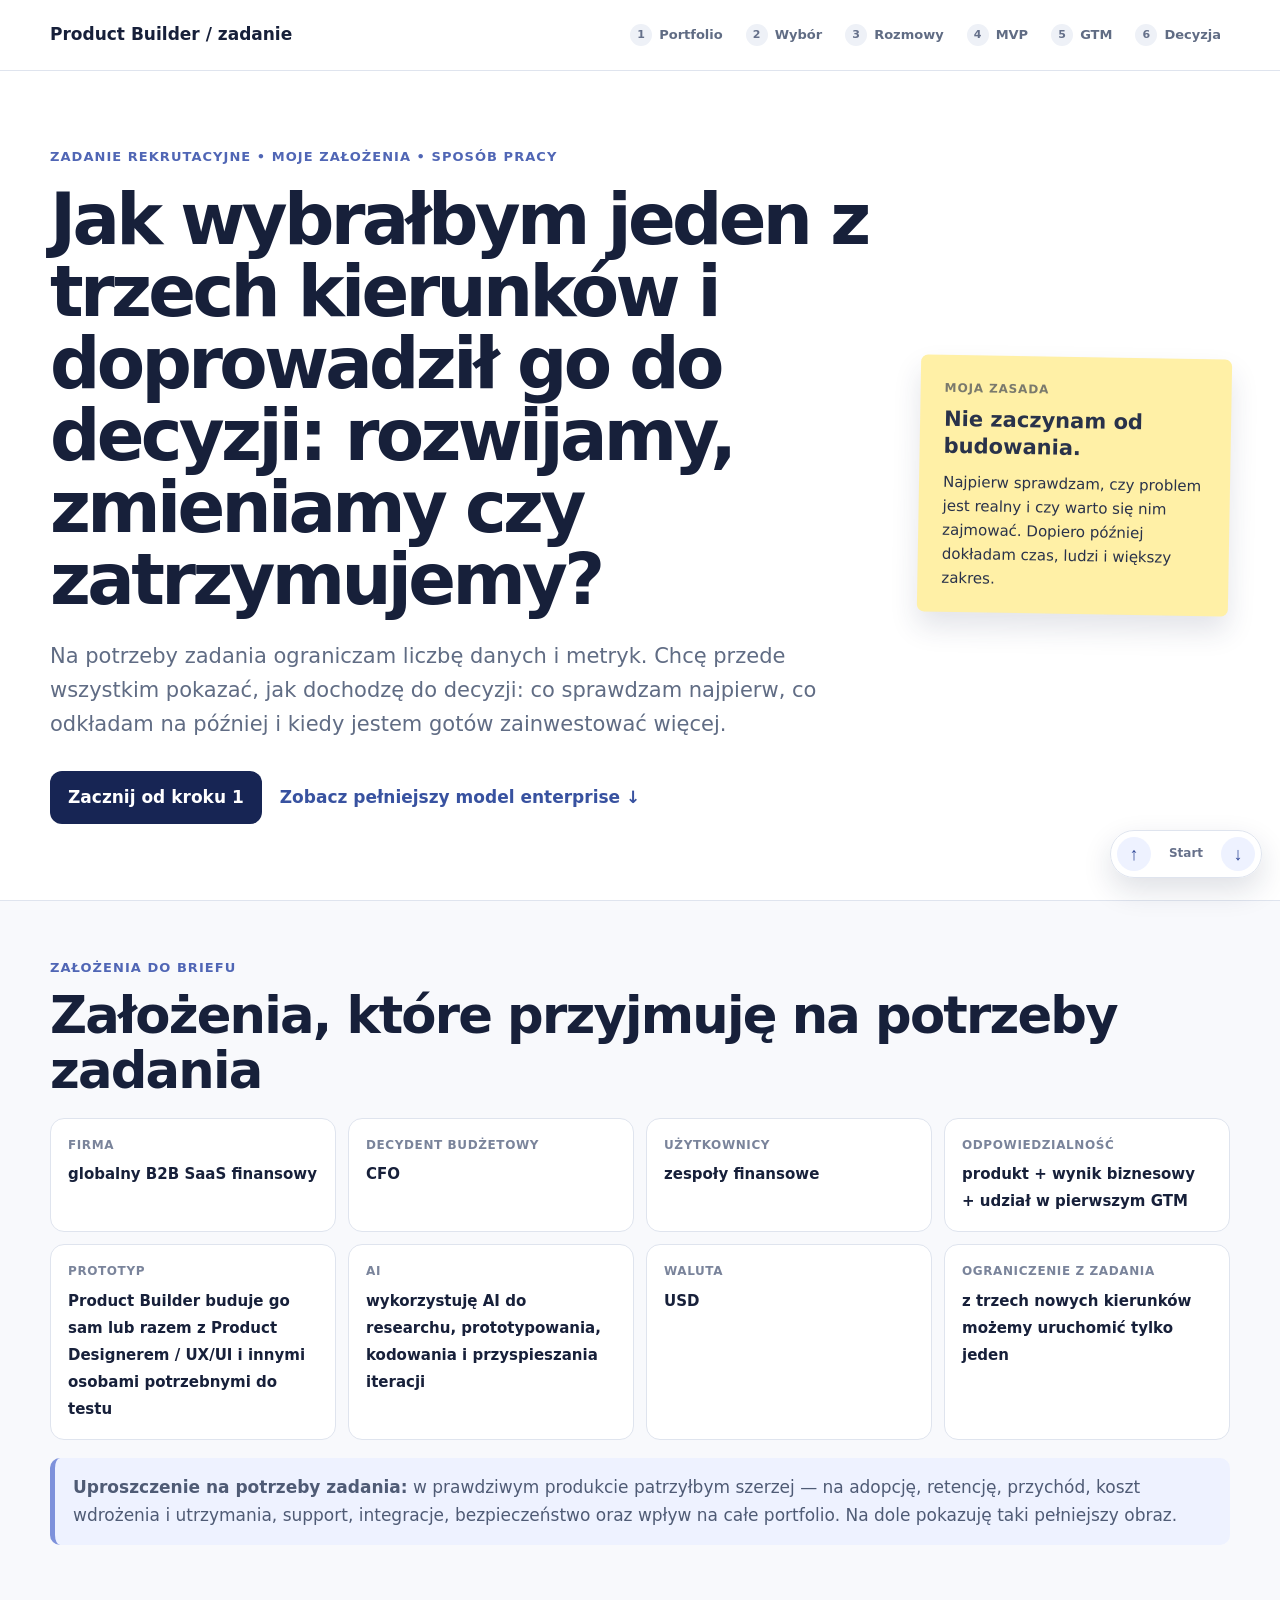
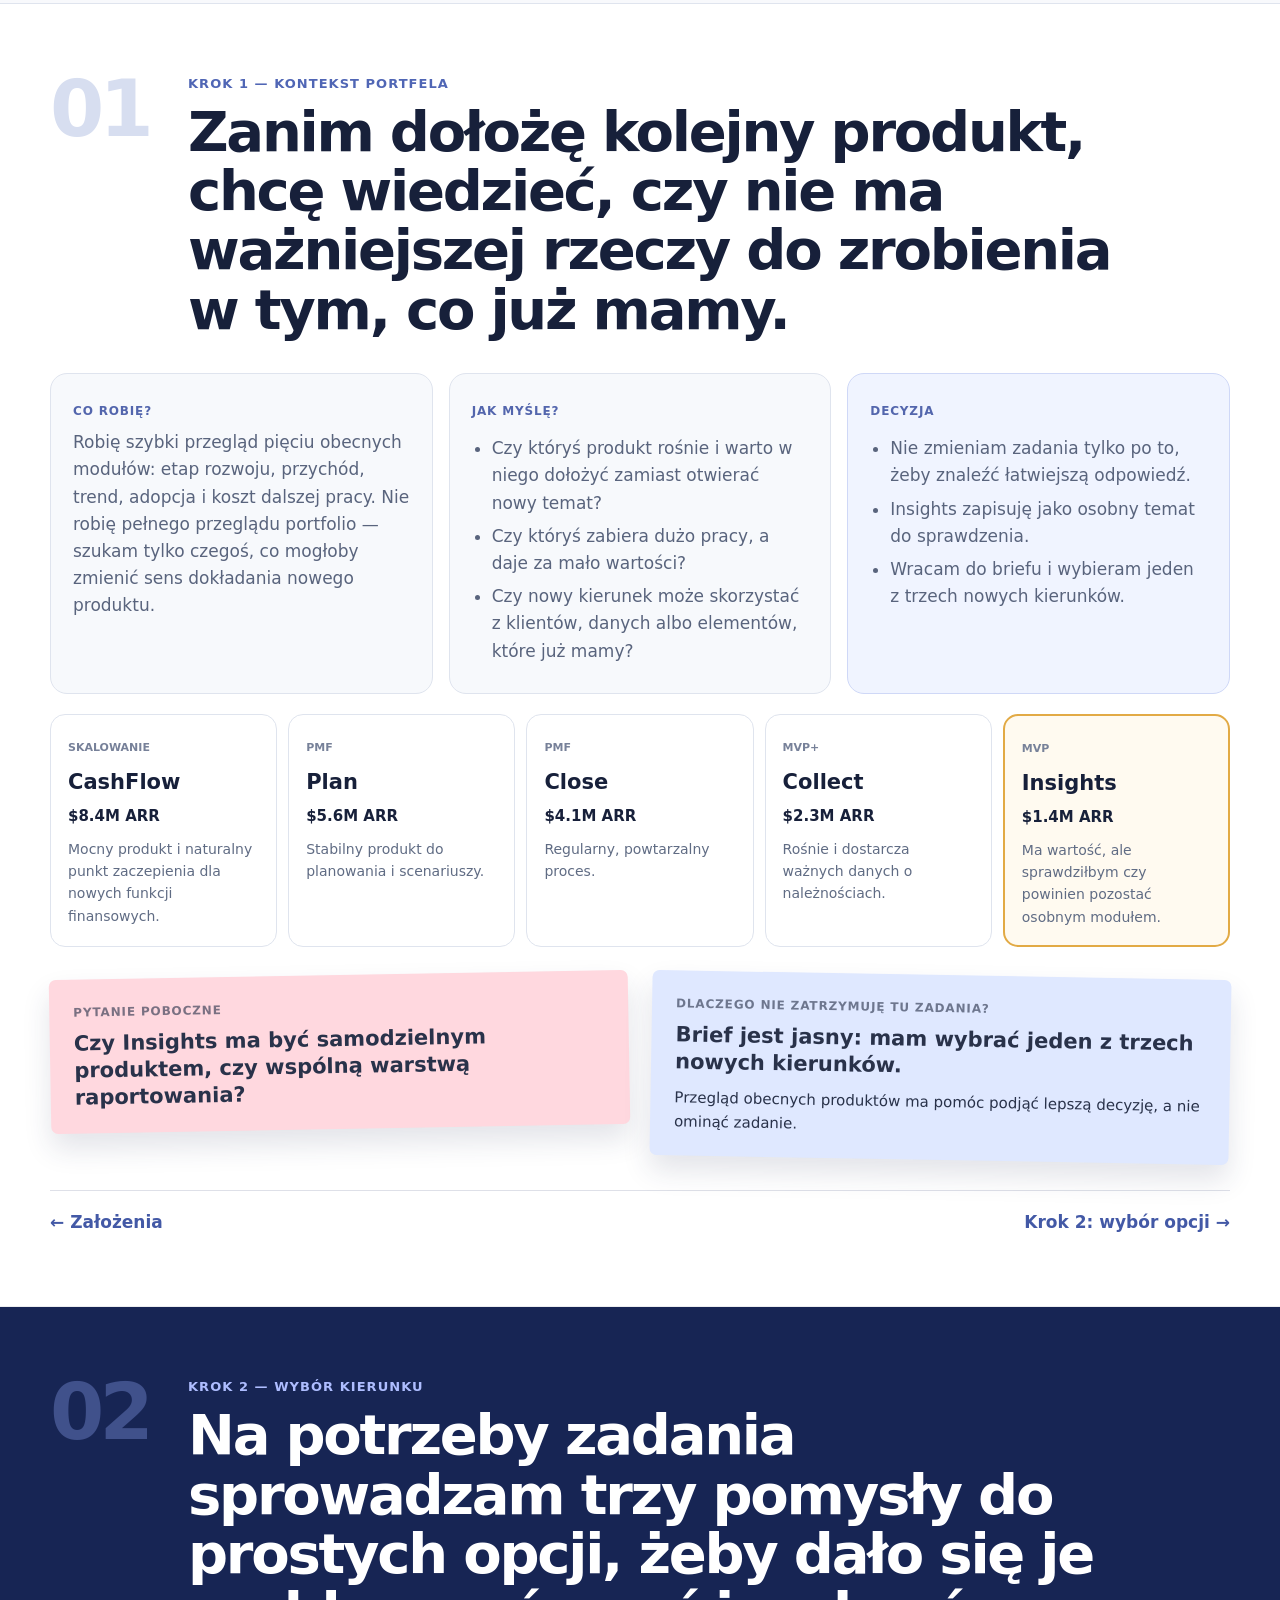
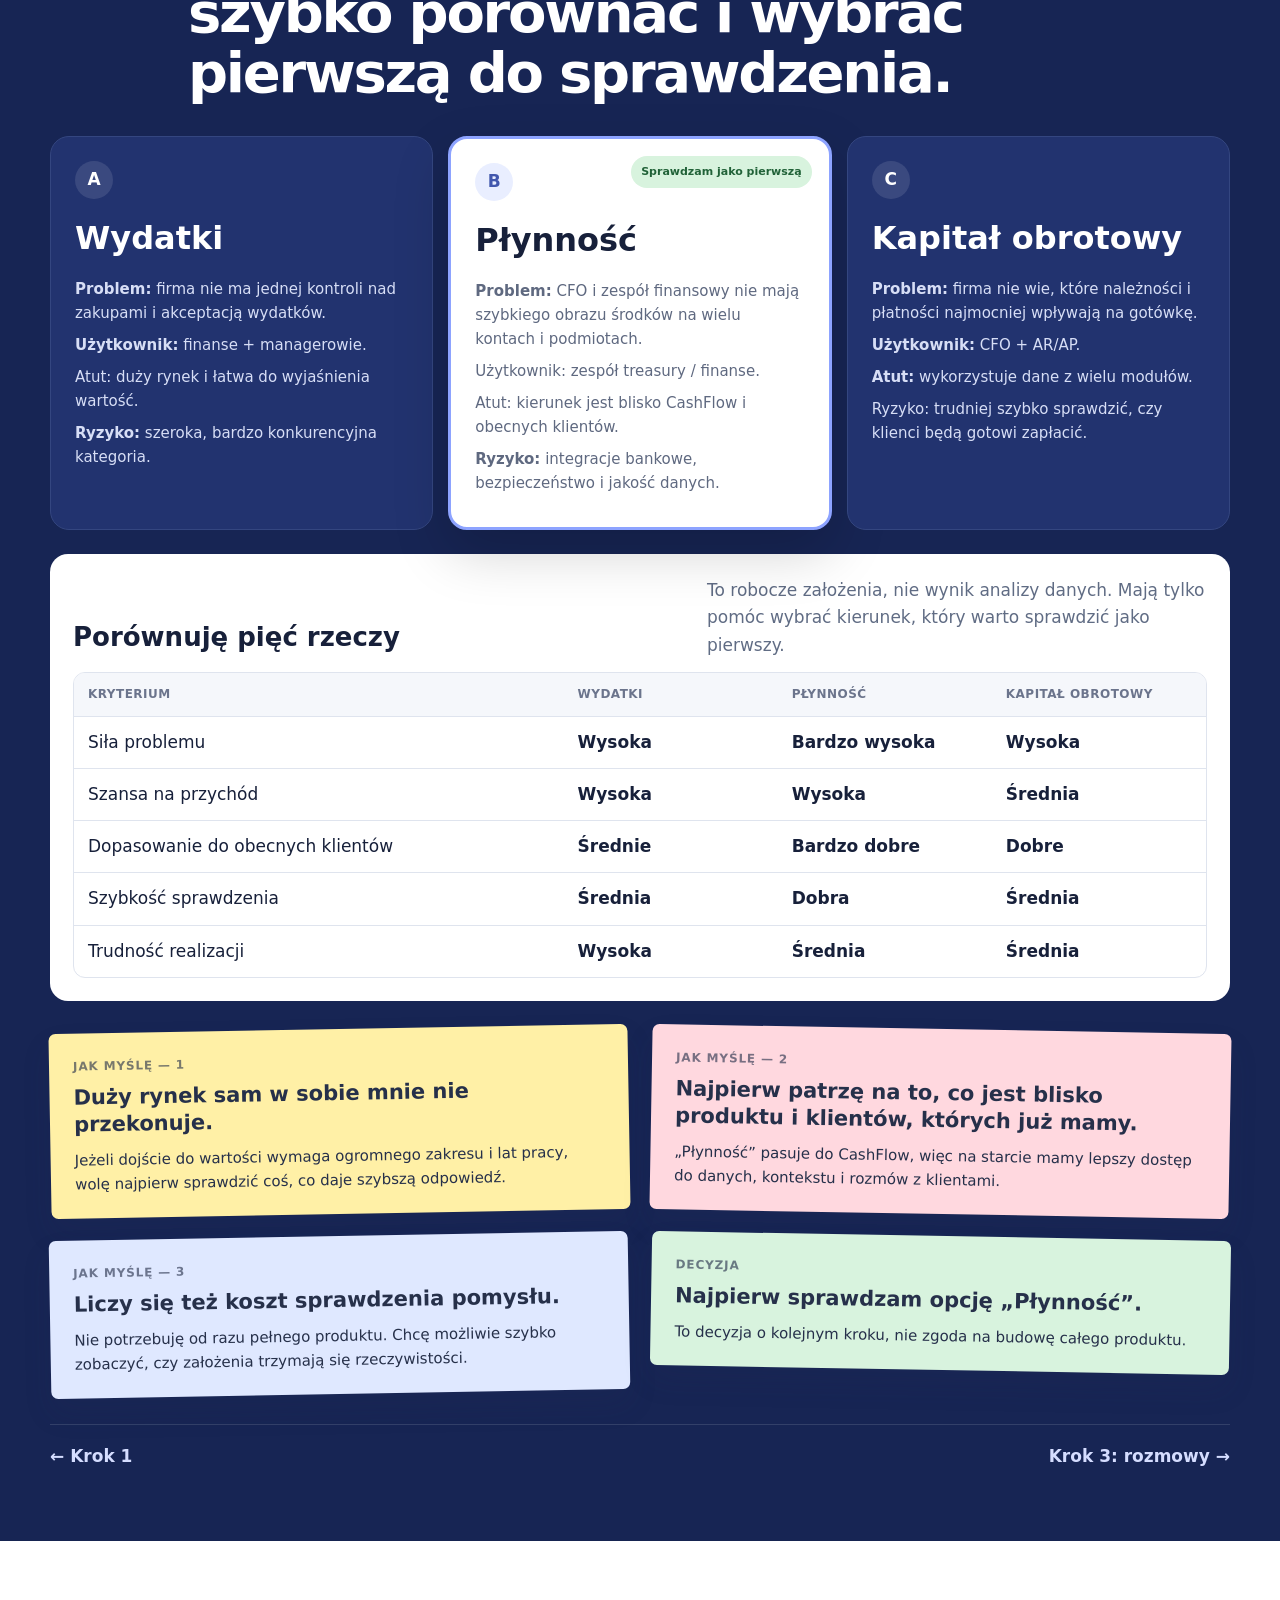
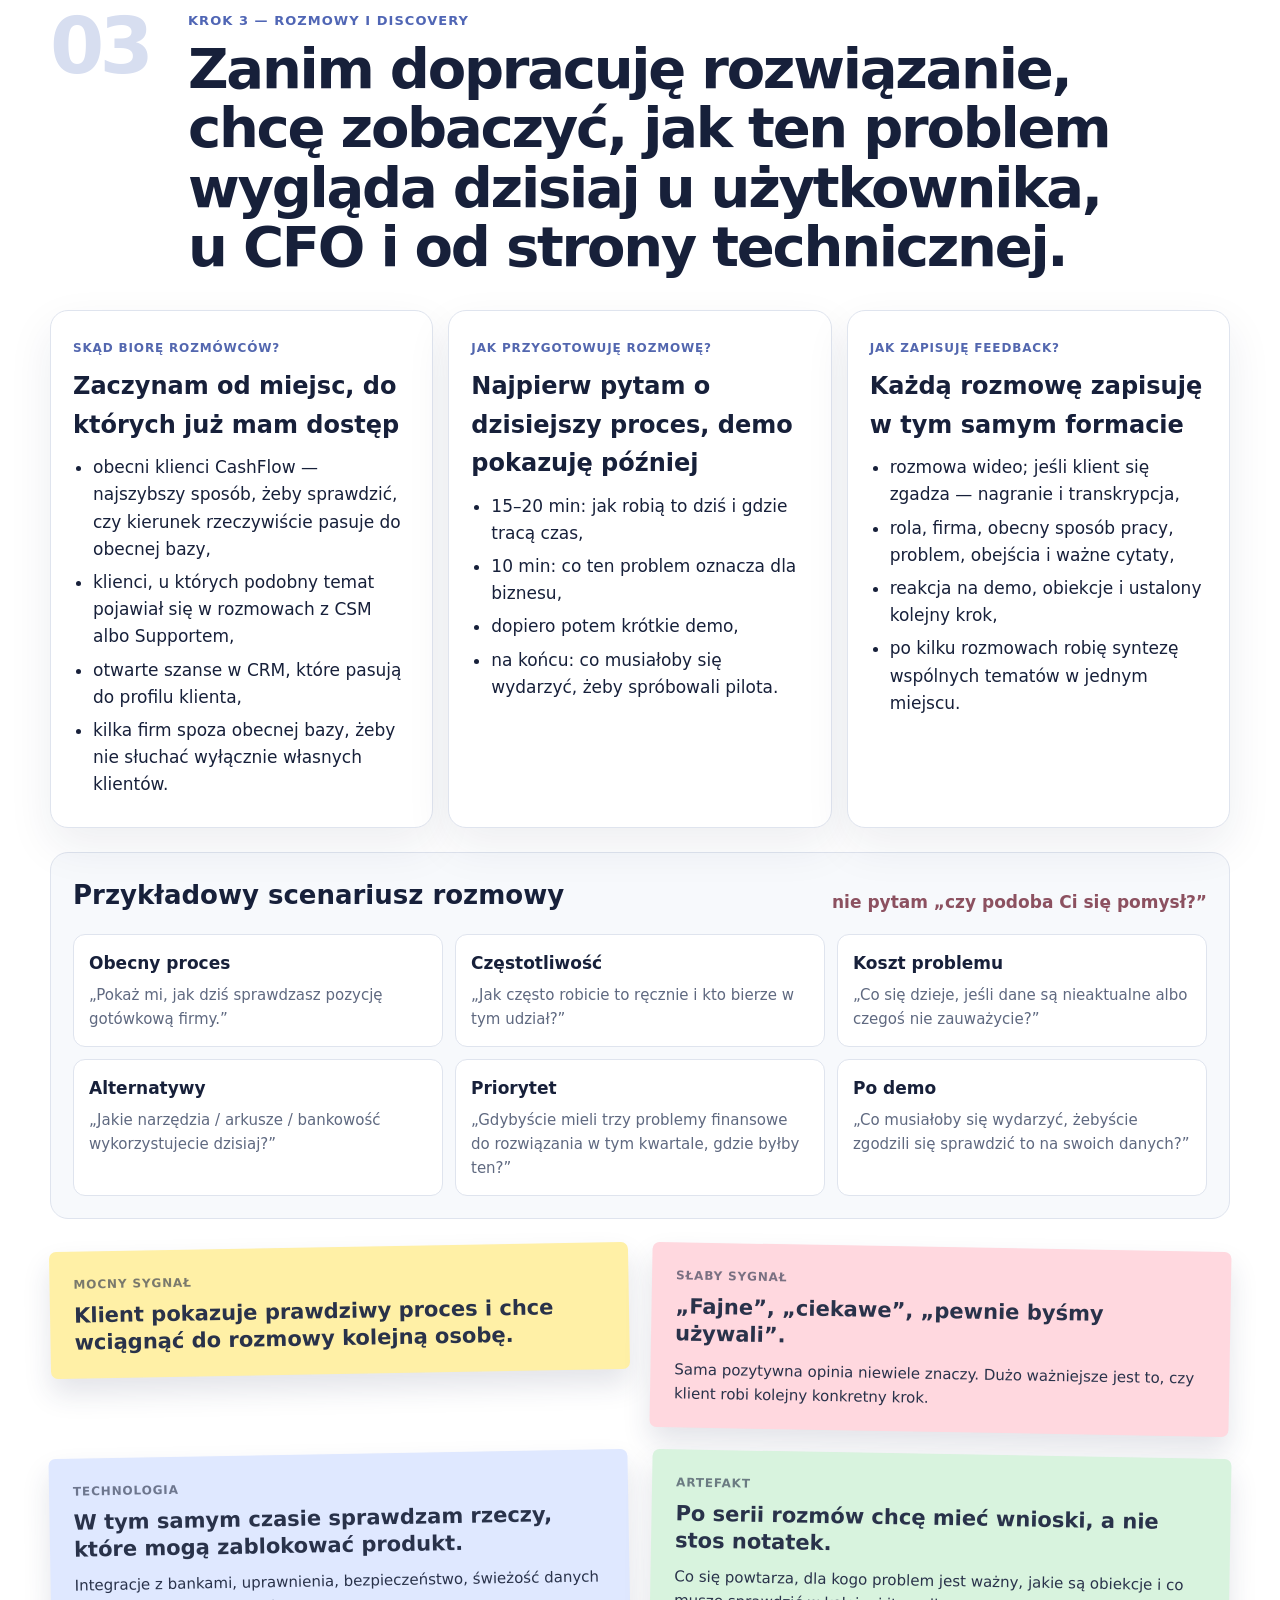
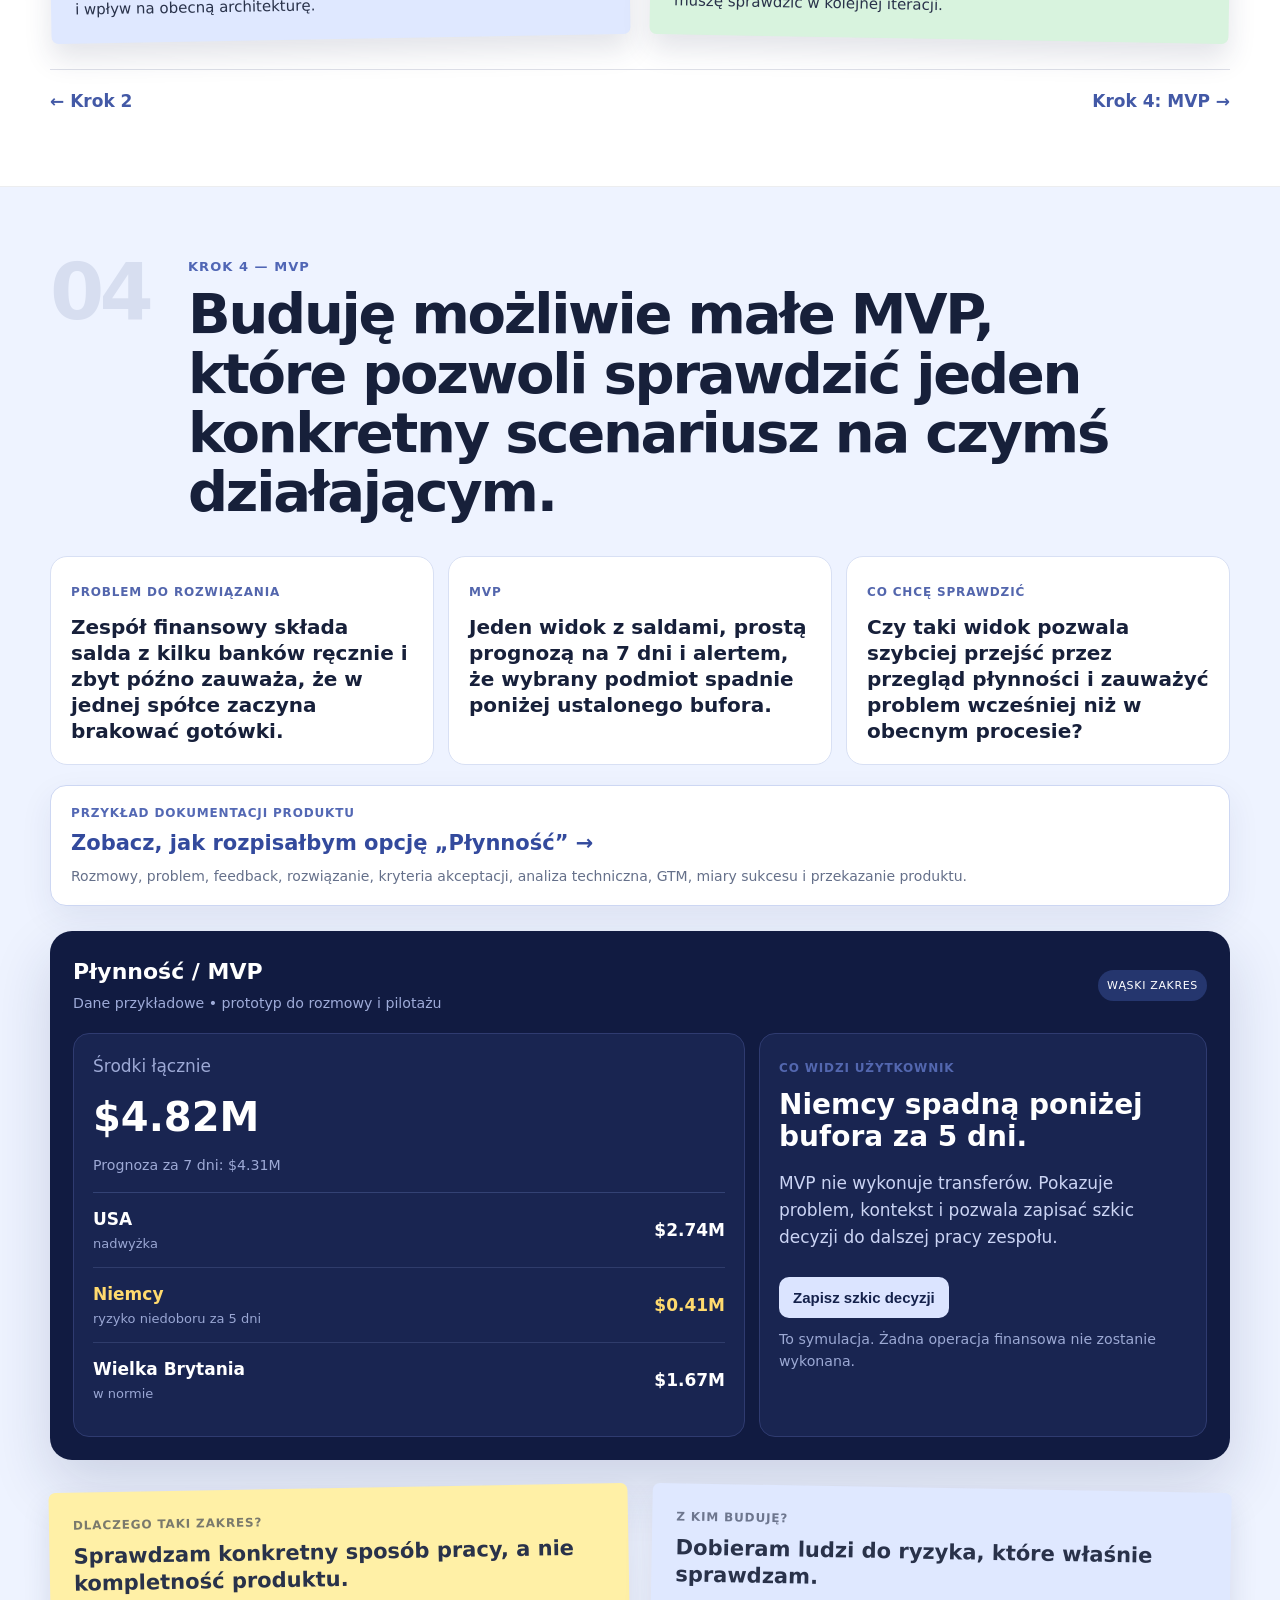
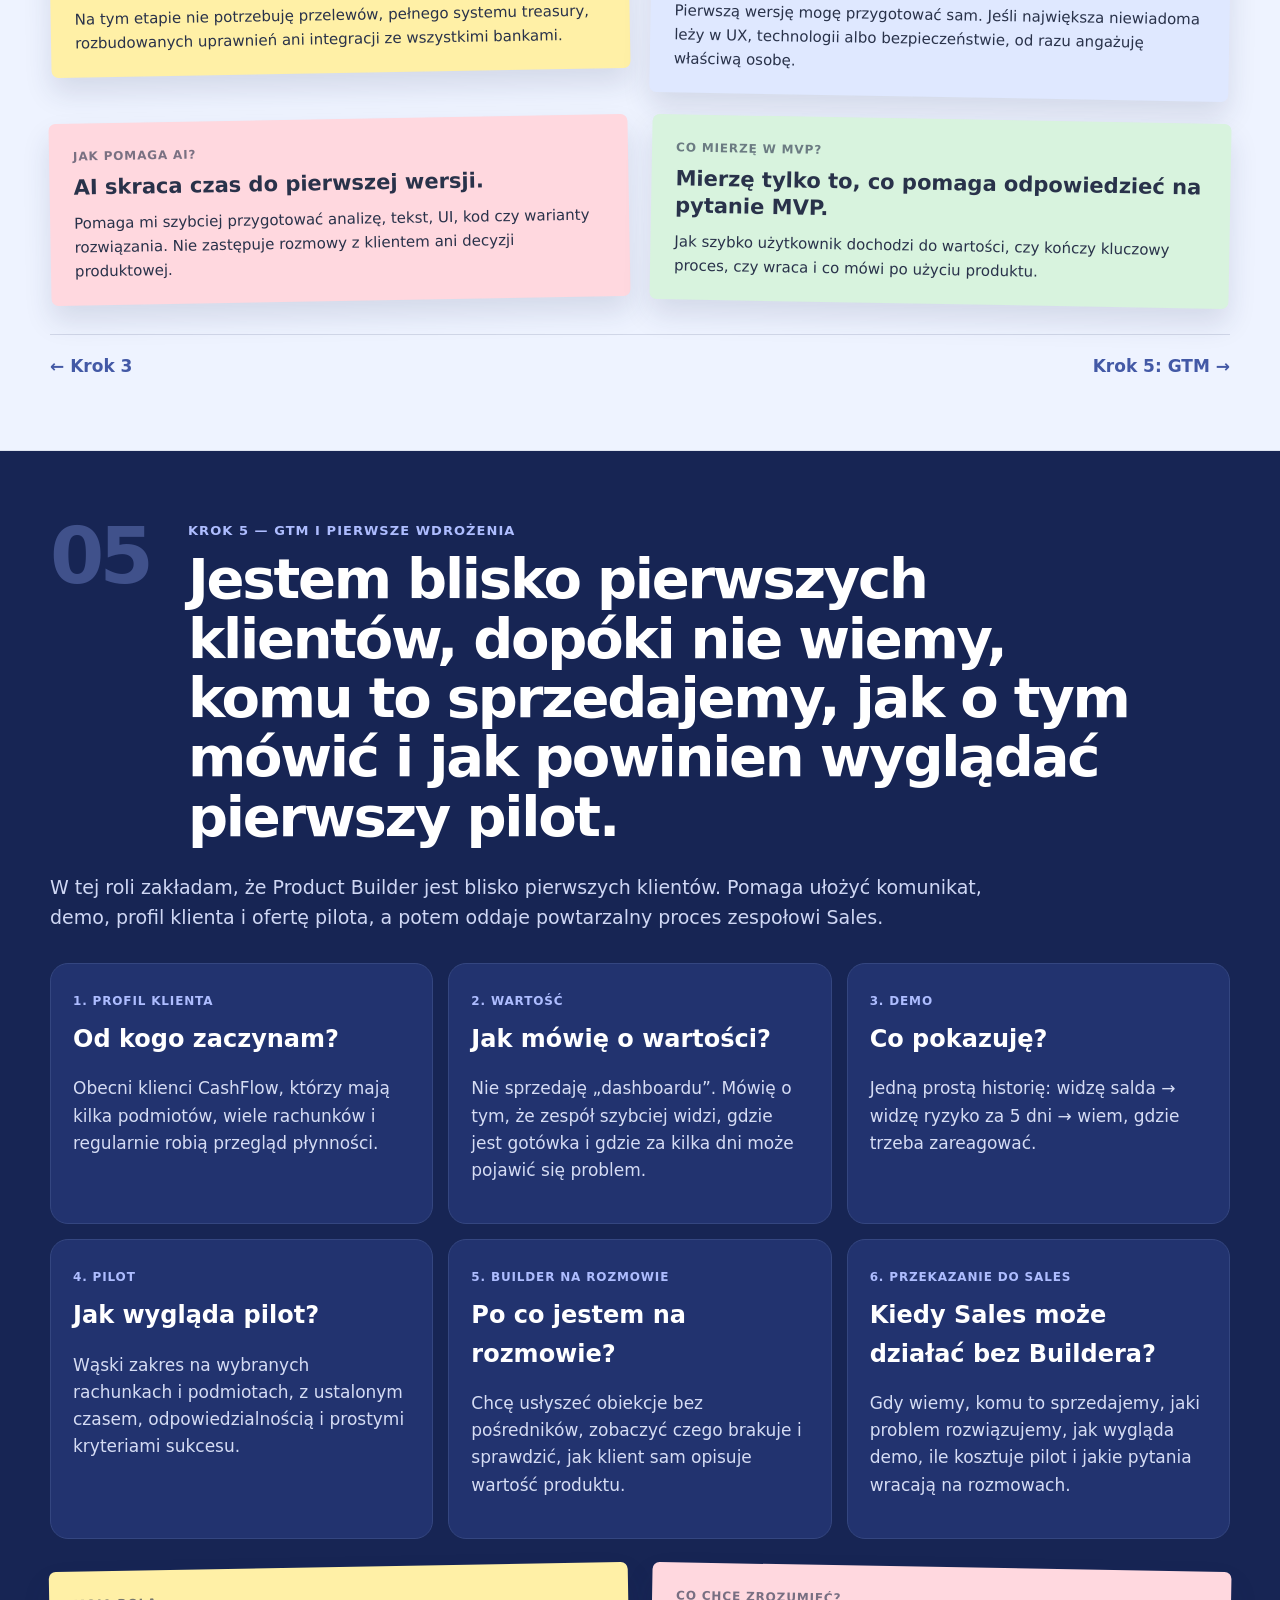
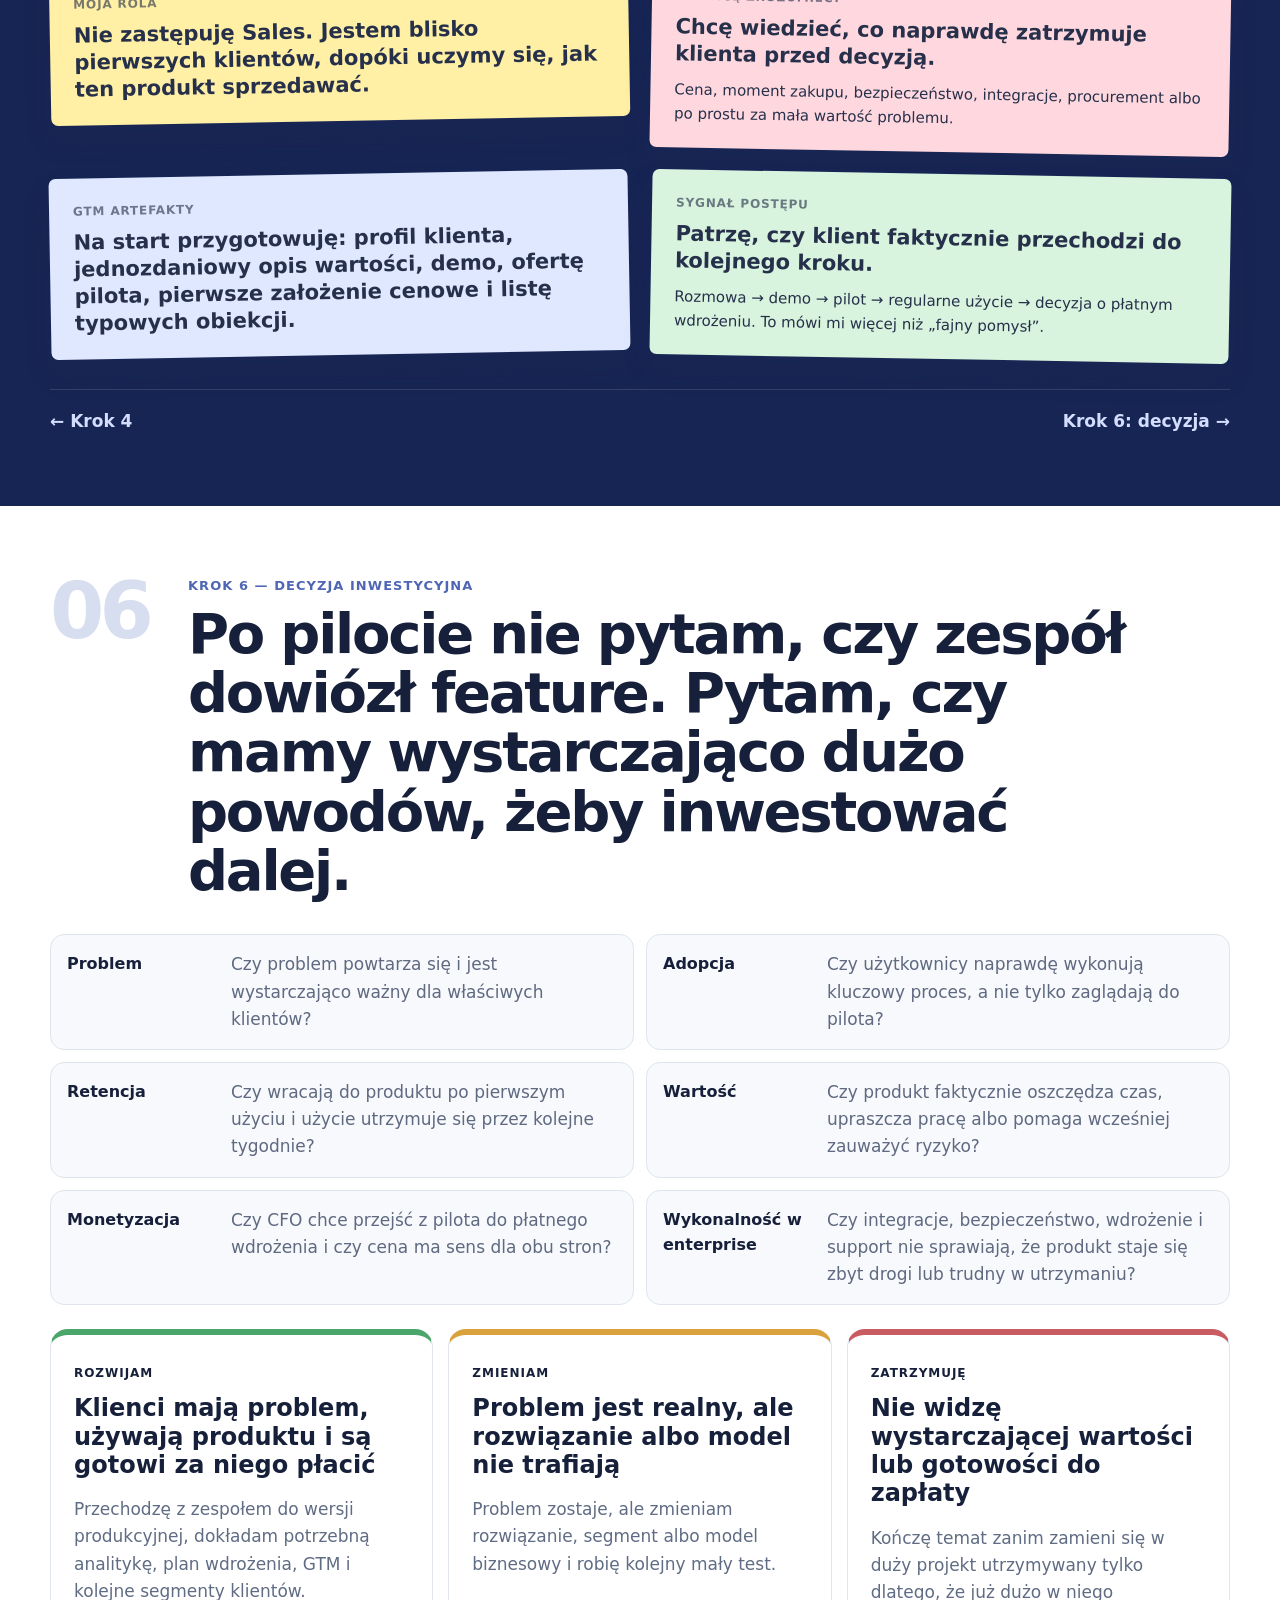
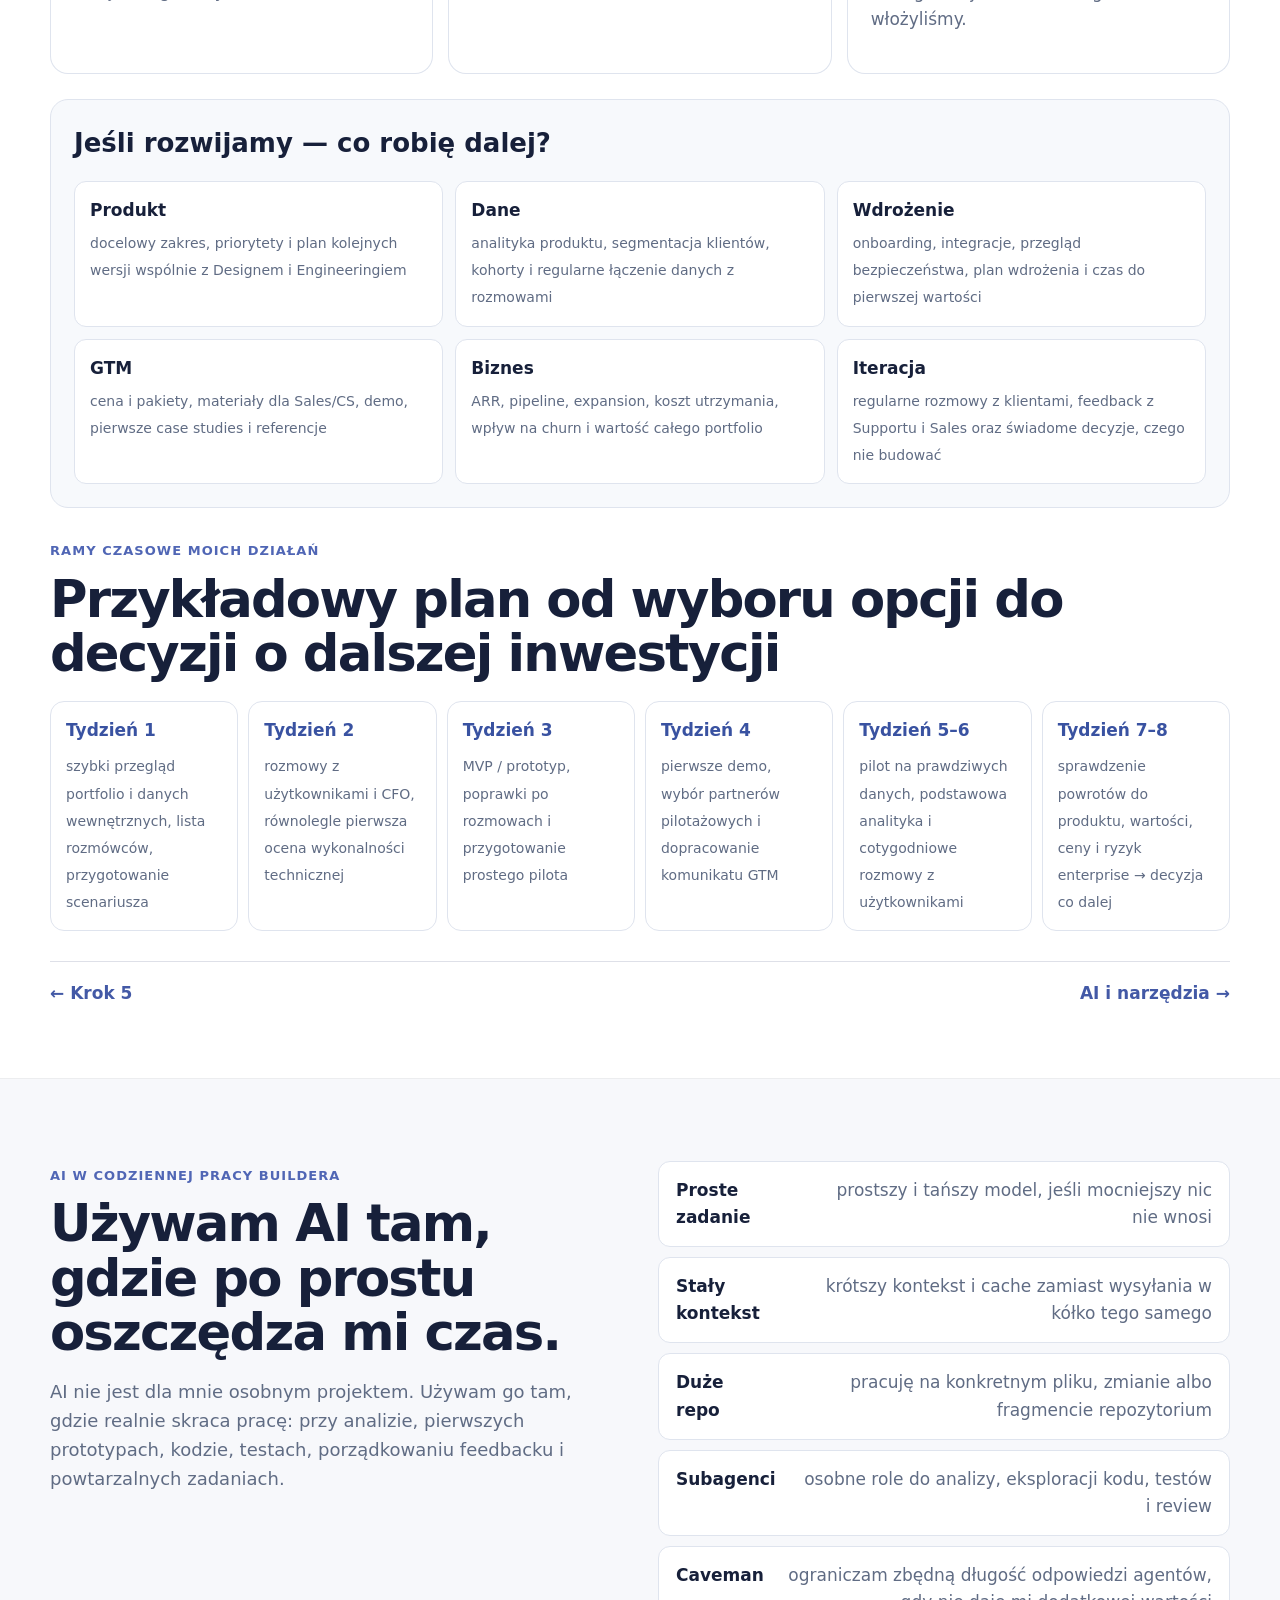
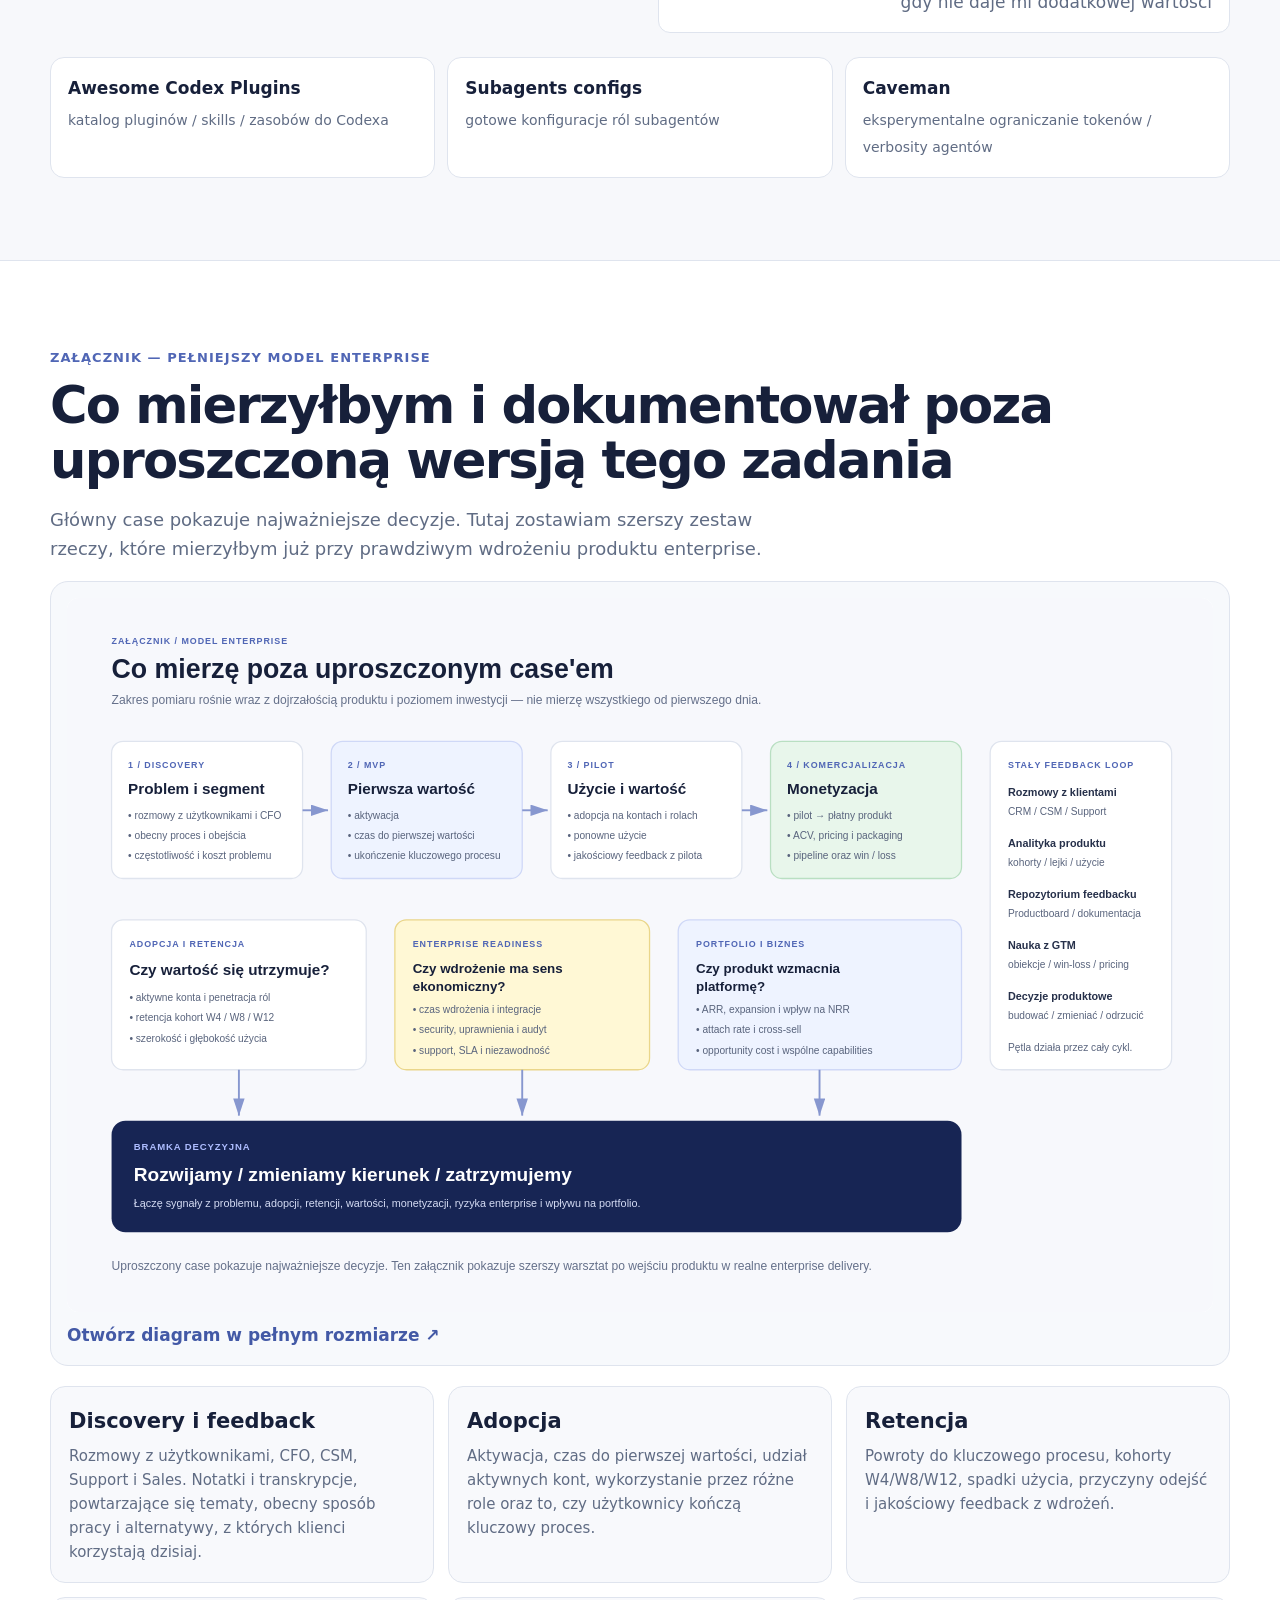
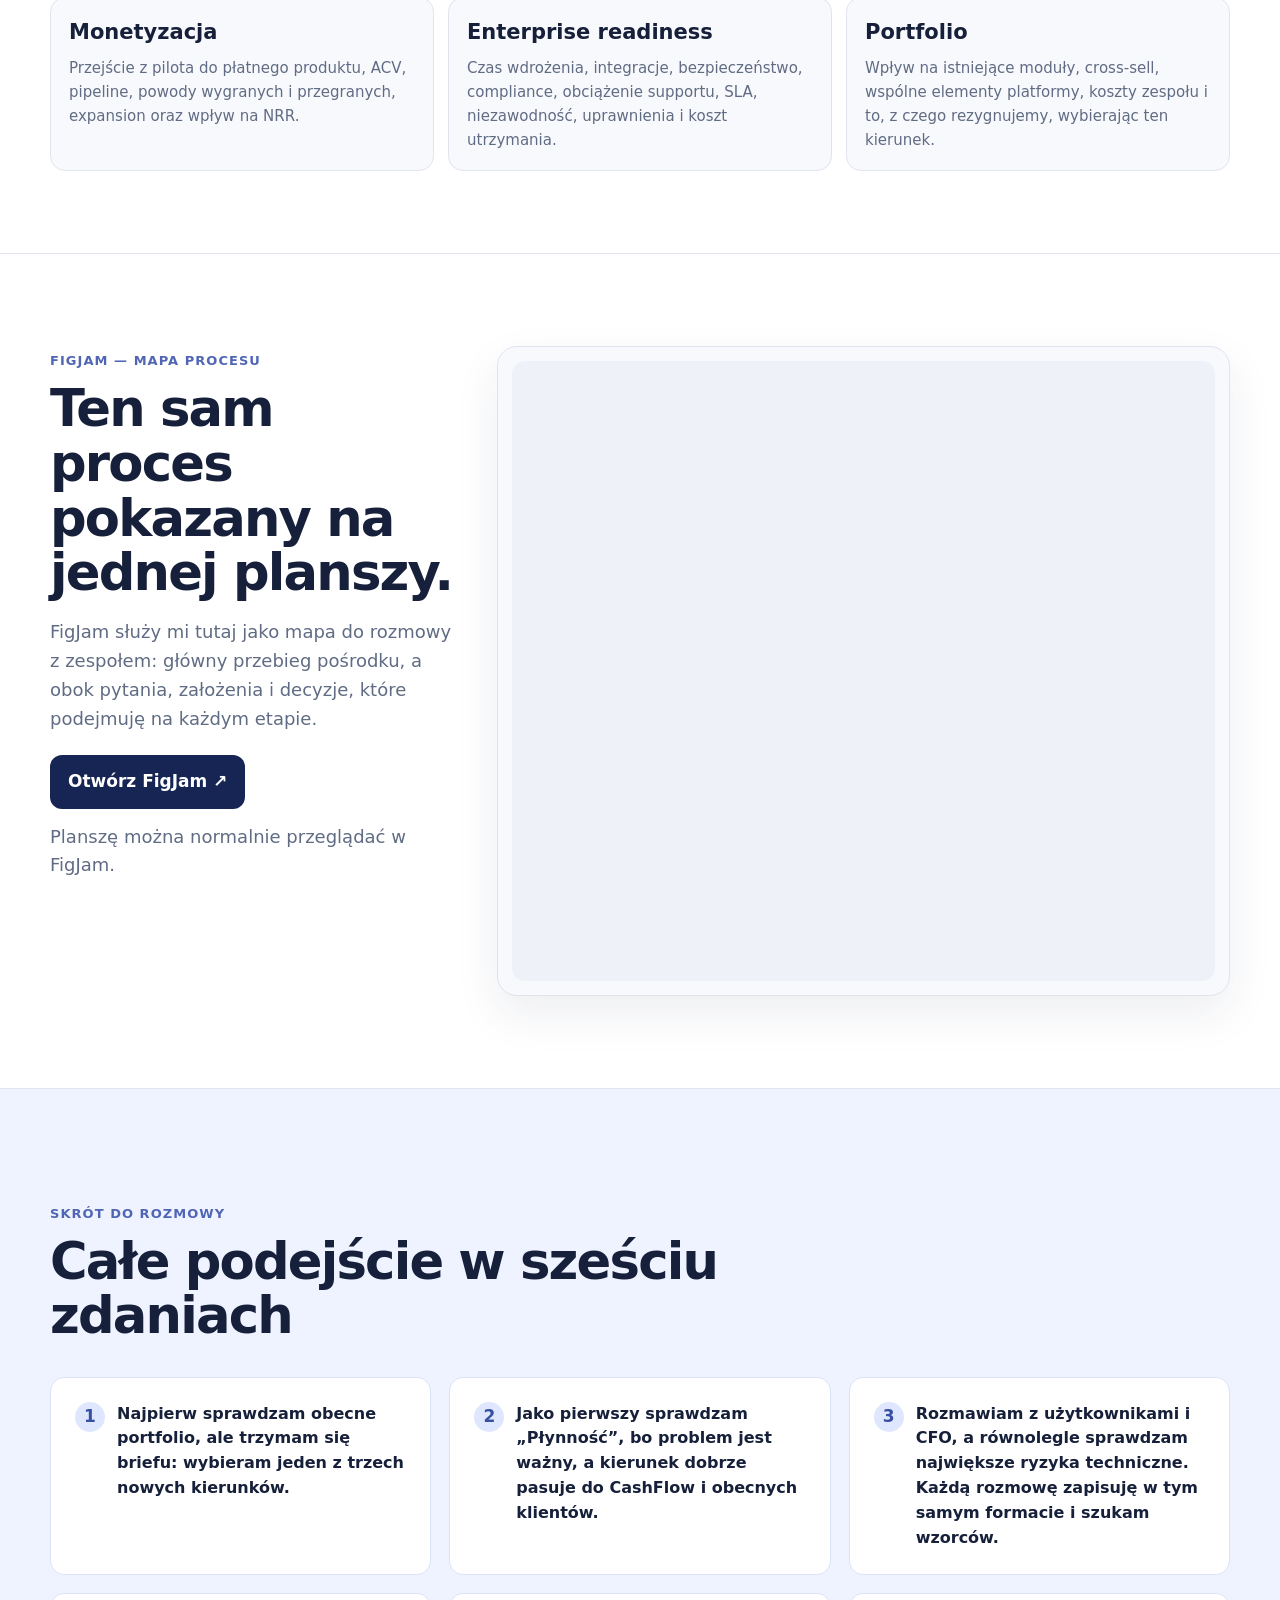
<file: index.html>
<!doctype html>
<html lang="pl">
<head>
  <meta charset="utf-8" />
  <meta name="viewport" content="width=device-width,initial-scale=1" />
  <meta name="robots" content="noindex,nofollow" />
  <title>Product Builder — jak podchodzę do decyzji</title>
  <meta name="description" content="Odpowiedź na zadanie rekrutacyjne Product Builder: tok myślenia, walidacja, MVP, GTM i decyzja inwestycyjna." />
  <link rel="stylesheet" href="styles.css" />
</head>
<body>
<header class="topbar">
  <div class="wrap topbar-inner">
    <a class="brand" href="#start">Product Builder / zadanie</a>
    <nav class="step-nav" aria-label="Nawigacja po krokach">
      <a href="#krok1" data-step="1"><span>1</span>Portfolio</a>
      <a href="#krok2" data-step="2"><span>2</span>Wybór</a>
      <a href="#krok3" data-step="3"><span>3</span>Rozmowy</a>
      <a href="#krok4" data-step="4"><span>4</span>MVP</a>
      <a href="#krok5" data-step="5"><span>5</span>GTM</a>
      <a href="#krok6" data-step="6"><span>6</span>Decyzja</a>
    </nav>
  </div>
</header>

<main id="start">
  <section class="hero snap-section">
    <div class="wrap hero-grid">
      <div>
        <div class="eyebrow">Zadanie rekrutacyjne • jawne założenia • uproszczony model</div>
        <h1>Jak wybrałbym jeden z trzech kierunków i doprowadził go do decyzji: rozwijamy, zmieniamy czy zatrzymujemy?</h1>
        <p class="lead">Na potrzeby zadania celowo upraszczam dane i liczbę metryk. Chcę pokazać przede wszystkim sposób myślenia, kolejność decyzji i to, jak zwiększam poziom inwestycji razem z poziomem pewności.</p>
        <div class="hero-actions">
          <a class="primary-btn" href="#krok1">Zacznij od kroku 1</a>
          <a class="text-link" href="#enterprise-model">Zobacz pełniejszy model enterprise ↓</a>
        </div>
      </div>
      <aside class="sticky yellow hero-note">
        <span class="sticky-label">Moja zasada</span>
        <strong>Nie próbuję od razu udowodnić, że pomysł jest dobry.</strong>
        <p>Najpierw szukam najtańszego sposobu, żeby sprawdzić, czy główne założenia w ogóle są prawdziwe.</p>
      </aside>
    </div>
  </section>

  <section class="assumptions">
    <div class="wrap">
      <div class="section-title compact-title">
        <span>Założenia do briefu</span>
        <h2>Co przyjmuję, żeby móc podjąć decyzję</h2>
      </div>
      <div class="assumption-grid">
        <div class="assumption"><b>Firma</b><span>globalny B2B SaaS finansowy</span></div>
        <div class="assumption"><b>Decydent budżetowy</b><span>CFO</span></div>
        <div class="assumption"><b>Użytkownicy</b><span>zespoły finansowe</span></div>
        <div class="assumption"><b>Odpowiedzialność</b><span>produkt + wynik biznesowy + udział w pierwszym GTM</span></div>
        <div class="assumption"><b>Prototyp</b><span>Product Builder buduje go sam lub razem z Product Designerem / UX/UI i innymi osobami potrzebnymi do testu</span></div>
        <div class="assumption"><b>AI</b><span>wykorzystuję AI do researchu, prototypowania, kodowania i przyspieszania iteracji</span></div>
        <div class="assumption"><b>Waluta</b><span>USD</span></div>
        <div class="assumption"><b>Ograniczenie z zadania</b><span>z trzech nowych kierunków możemy uruchomić tylko jeden</span></div>
      </div>
      <div class="simplification-note">
        <b>Uproszczenie na potrzeby zadania:</b> w realnym enterprise SaaS patrzyłbym na szerszy zestaw danych: ekonomię produktu, adopcję na poziomie kont i ról, retencję, monetyzację, koszty wdrożenia, obciążenie supportu, ryzyka techniczne, bezpieczeństwo, integracje i wpływ na całe portfolio. Pełniejszy model jest na dole jako załącznik.
      </div>
    </div>
  </section>

  <section id="krok1" class="stage stage-light snap-section" data-stage="1">
    <div class="wrap stage-inner">
      <div class="stage-head">
        <div class="stage-number">01</div>
        <div>
          <div class="stage-kicker">Krok 1 — kontekst portfela</div>
          <h2>Zanim wybiorę nowy kierunek, sprawdzam czy obecne portfolio nie zmienia sensu tej decyzji.</h2>
        </div>
      </div>

      <div class="thinking-grid">
        <article class="thinking-card"><span class="thinking-label">Co robię?</span><p>Patrzę na pięć obecnych modułów: etap rozwoju, przychód, trend, adopcję i koszt dalszej inwestycji. Nie robię pełnego portfolio review — szukam tylko sygnałów, które mogłyby zmienić decyzję o dokładaniu kolejnego produktu.</p></article>
        <article class="thinking-card"><span class="thinking-label">Jak myślę?</span><ul class="compact-list"><li>Czy któryś produkt jest wyraźnie niedoinwestowany mimo mocnych wyników?</li><li>Czy któryś pochłania capacity bez wystarczającego efektu?</li><li>Czy nowy kierunek może wykorzystać już zbudowane dane, klientów lub capabilities?</li></ul></article>
        <article class="thinking-card decision-card"><span class="thinking-label">Decyzja</span><ul class="compact-list"><li>Nie obchodzę briefu przez „zabicie” MVP.</li><li>Insights traktuję jako temat do osobnego sprawdzenia, nie automatyczny kill.</li><li>Wracam do właściwego zadania: wybór 1 z 3 nowych opcji.</li></ul></article>
      </div>

      <div class="portfolio-simple">
        <div class="portfolio-card"><span>Scaling</span><h3>CashFlow</h3><b>$8.4M ARR</b><p>Mocny produkt i naturalny punkt zaczepienia dla nowych funkcji finansowych.</p></div>
        <div class="portfolio-card"><span>PMF</span><h3>Plan</h3><b>$5.6M ARR</b><p>Stabilny produkt do planowania i scenariuszy.</p></div>
        <div class="portfolio-card"><span>PMF</span><h3>Close</h3><b>$4.1M ARR</b><p>Regularny, powtarzalny proces.</p></div>
        <div class="portfolio-card"><span>MVP+</span><h3>Collect</h3><b>$2.3M ARR</b><p>Rośnie i dostarcza ważnych danych o należnościach.</p></div>
        <div class="portfolio-card watch"><span>MVP</span><h3>Insights</h3><b>$1.4M ARR</b><p>Ma wartość, ale sprawdziłbym czy powinien pozostać osobnym modułem.</p></div>
      </div>

      <div class="sticky-row">
        <aside class="sticky pink"><span class="sticky-label">Pytanie poboczne</span><strong>Czy Insights ma być samodzielnym produktem, czy wspólną warstwą raportowania?</strong></aside>
        <aside class="sticky blue"><span class="sticky-label">Dlaczego nie zatrzymuję tu zadania?</span><strong>Bo brief mówi wprost: wybierz jeden z trzech nowych kierunków.</strong><p>Portfolio check ma poprawić jakość decyzji, a nie ominąć ograniczenie.</p></aside>
      </div>

      <div class="stage-footer-nav"><a href="#start">← Założenia</a><a href="#krok2">Krok 2: wybór opcji →</a></div>
    </div>
  </section>

  <section id="krok2" class="stage stage-dark snap-section" data-stage="2">
    <div class="wrap stage-inner">
      <div class="stage-head inverse">
        <div class="stage-number">02</div>
        <div>
          <div class="stage-kicker">Krok 2 — wybór kierunku</div>
          <h2>Na potrzeby zadania tworzę trzy proste opcje, które da się szybko zrozumieć i uczciwie porównać.</h2>
        </div>
      </div>

      <div class="option-simple-grid">
        <article class="option-simple">
          <div class="option-letter">A</div><h3>Wydatki</h3>
          <p><b>Problem:</b> firma nie ma jednej kontroli nad zakupami i akceptacją wydatków.</p>
          <p><b>Użytkownik:</b> finanse + managerowie.</p>
          <p><b>Atut:</b> duży rynek i łatwo zrozumiałe value proposition.</p>
          <p><b>Ryzyko:</b> szeroka, bardzo konkurencyjna kategoria.</p>
        </article>
        <article class="option-simple selected">
          <div class="option-letter">B</div><div class="selected-badge">Sprawdzam jako pierwszą</div><h3>Płynność</h3>
          <p><b>Problem:</b> CFO i zespół finansowy nie mają szybkiego obrazu środków na wielu kontach i podmiotach.</p>
          <p><b>Użytkownik:</b> Treasury / finanse.</p>
          <p><b>Atut:</b> mocne powiązanie z istniejącym CashFlow.</p>
          <p><b>Ryzyko:</b> integracje bankowe, bezpieczeństwo i jakość danych.</p>
        </article>
        <article class="option-simple">
          <div class="option-letter">C</div><h3>Kapitał obrotowy</h3>
          <p><b>Problem:</b> firma nie wie, które należności i płatności najmocniej wpływają na gotówkę.</p>
          <p><b>Użytkownik:</b> CFO + AR/AP.</p>
          <p><b>Atut:</b> wykorzystuje dane z wielu modułów.</p>
          <p><b>Ryzyko:</b> trudniej szybko udowodnić gotowość do zapłaty.</p>
        </article>
      </div>

      <div class="compare-box">
        <div class="compare-head"><h3>Porównuję pięć rzeczy</h3><p>To nie jest „model prawdy”. To szybki filtr, który wskazuje, gdzie warto zrobić głębszą walidację.</p></div>
        <div class="compare-table">
          <div class="compare-row header"><span>Kryterium</span><span>Wydatki</span><span>Płynność</span><span>Kapitał obrotowy</span></div>
          <div class="compare-row"><span>Siła problemu</span><b>4/5</b><b>5/5</b><b>5/5</b></div>
          <div class="compare-row"><span>Szansa na przychód</span><b>4/5</b><b>5/5</b><b>3/5</b></div>
          <div class="compare-row"><span>Dopasowanie do obecnych klientów</span><b>3/5</b><b>5/5</b><b>4/5</b></div>
          <div class="compare-row"><span>Szybkość sprawdzenia</span><b>3/5</b><b>4/5</b><b>3/5</b></div>
          <div class="compare-row"><span>Ryzyko realizacji</span><b>2/5</b><b>3/5</b><b>4/5</b></div>
        </div>
      </div>

      <div class="sticky-row dark-notes">
        <aside class="sticky yellow"><span class="sticky-label">Jak myślę — 1</span><strong>Nie wybieram największego rynku automatycznie.</strong><p>Największy TAM nie pomaga, jeśli potrzebujemy lat i ogromnej inwestycji, żeby dojść do przychodu.</p></aside>
        <aside class="sticky pink"><span class="sticky-label">Jak myślę — 2</span><strong>Preferuję adjacency do istniejącego produktu i klientów.</strong><p>CashFlow daje Płynności przewagę startową: dane, kontekst i potencjalny cross-sell.</p></aside>
        <aside class="sticky blue"><span class="sticky-label">Jak myślę — 3</span><strong>Patrzę na koszt uzyskania odpowiedzi.</strong><p>Chcę wybrać opcję, którą da się szybko sprawdzić bez pełnej budowy.</p></aside>
        <aside class="sticky green"><span class="sticky-label">Decyzja</span><strong>Sprawdzam opcję o nazwie „Płynność”.</strong><p>To decyzja o kolejnej inwestycji w walidację, nie zgoda na pełny development.</p></aside>
      </div>

      <div class="stage-footer-nav"><a href="#krok1">← Krok 1</a><a href="#krok3">Krok 3: rozmowy →</a></div>
    </div>
  </section>

  <section id="krok3" class="stage stage-light snap-section" data-stage="3">
    <div class="wrap stage-inner">
      <div class="stage-head">
        <div class="stage-number">03</div>
        <div>
          <div class="stage-kicker">Krok 3 — rozmowy i discovery</div>
          <h2>Zanim dopracuję rozwiązanie, zbieram jakościowy obraz problemu od użytkowników, CFO i zespołu technicznego.</h2>
        </div>
      </div>

      <div class="source-grid">
        <article><span class="track-label">Skąd biorę rozmówców?</span><h3>Najpierw z najbliższego rynku</h3><ul class="compact-list"><li>obecni klienci CashFlow — najlepszy test adjacency,</li><li>klienci zgłaszający podobne problemy do CSM / Support,</li><li>otwarte szanse w CRM pasujące do ICP,</li><li>kilka firm spoza bazy przez outbound / network, żeby nie zamknąć się w obecnych klientach.</li></ul></article>
        <article><span class="track-label">Jak przygotowuję rozmowę?</span><h3>Scenariusz + konkretna hipoteza</h3><ul class="compact-list"><li>15–20 min o obecnym procesie i problemach,</li><li>10 min o konsekwencjach biznesowych,</li><li>krótkie demo prototypu dopiero po discovery,</li><li>5–10 min o reakcji, warunkach pilota i następnym kroku.</li></ul></article>
        <article><span class="track-label">Jak zapisuję feedback?</span><h3>Jedna karta na każdą rozmowę</h3><ul class="compact-list"><li>rozmowa video, nagranie za zgodą + transkrypcja,</li><li>rola, firma, obecny proces, pain points, workaround, cytaty,</li><li>reakcja na demo, warunki pilota, obiekcje i follow-up,</li><li>synteza tematów w Productboard / Confluence lub innym wspólnym repo wiedzy.</li></ul></article>
      </div>

      <div class="interview-template">
        <div class="template-head"><h3>Przykładowy scenariusz rozmowy</h3><span>nie pytam „czy podoba Ci się pomysł?”</span></div>
        <div class="question-grid">
          <div><b>Obecny proces</b><p>„Pokaż mi, jak dziś sprawdzasz pozycję gotówkową firmy.”</p></div>
          <div><b>Częstotliwość</b><p>„Jak często robicie to ręcznie i kto bierze w tym udział?”</p></div>
          <div><b>Koszt problemu</b><p>„Co się dzieje, jeśli dane są nieaktualne albo czegoś nie zauważycie?”</p></div>
          <div><b>Alternatywy</b><p>„Jakie narzędzia / arkusze / bankowość wykorzystujecie dzisiaj?”</p></div>
          <div><b>Priorytet</b><p>„Gdybyście mieli trzy problemy finansowe do rozwiązania w tym kwartale, gdzie byłby ten?”</p></div>
          <div><b>Po demo</b><p>„Co musiałoby się wydarzyć, żebyście zgodzili się sprawdzić to na swoich danych?”</p></div>
        </div>
      </div>

      <div class="sticky-row">
        <aside class="sticky yellow"><span class="sticky-label">Mocny sygnał</span><strong>Klient daje dostęp do prawdziwego procesu i chce kolejnego spotkania z osobą decyzyjną.</strong></aside>
        <aside class="sticky pink"><span class="sticky-label">Słaby sygnał</span><strong>„Fajne”, „ciekawe”, „pewnie byśmy używali”.</strong><p>Opinia bez zachowania lub commitmentu ma niską wagę.</p></aside>
        <aside class="sticky blue"><span class="sticky-label">Technologia</span><strong>Równolegle sprawdzam największe ryzyka.</strong><p>Integracje bankowe, model uprawnień, bezpieczeństwo, latency danych i wpływ na obecną architekturę.</p></aside>
        <aside class="sticky green"><span class="sticky-label">Artefakt</span><strong>Po serii rozmów powstaje synteza, nie 12 osobnych notatek bez wniosków.</strong><p>Tematy, częstotliwość, segmenty, obiekcje i pytania do kolejnej iteracji.</p></aside>
      </div>

      <div class="stage-footer-nav"><a href="#krok2">← Krok 2</a><a href="#krok4">Krok 4: MVP →</a></div>
    </div>
  </section>

  <section id="krok4" class="stage stage-soft snap-section" data-stage="4">
    <div class="wrap stage-inner">
      <div class="stage-head">
        <div class="stage-number">04</div>
        <div>
          <div class="stage-kicker">Krok 4 — MVP i eksperyment</div>
          <h2>Buduję MVP tylko po to, żeby przetestować najważniejszy workflow i zebrać realny feedback na czymś działającym.</h2>
        </div>
      </div>

      <div class="mvp-explainer">
        <div><span class="thinking-label">Problem do rozwiązania</span><h3>Finance team traci czas na składanie sald z wielu banków i nie widzi z wyprzedzeniem, gdzie pojawi się niedobór.</h3></div>
        <div><span class="thinking-label">MVP</span><h3>Jedno miejsce z saldami, prostą prognozą 7-dniową i alertem, że jedna spółka spadnie poniżej ustalonego bufora.</h3></div>
        <div><span class="thinking-label">Pytanie badawcze</span><h3>Czy taki widok realnie skraca tygodniowy proces liquidity review i pomaga podjąć decyzję szybciej?</h3></div>
      </div>

      <div class="prototype">
        <div class="prototype-top">
          <div><span class="prototype-brand">Płynność / MVP</span><small>Dane przykładowe • prototyp do rozmowy i pilotażu</small></div>
          <span class="prototype-status">wąski zakres</span>
        </div>
        <div class="prototype-grid">
          <div class="prototype-panel">
            <div class="cash-summary"><span>Środki łącznie</span><strong>$4.82M</strong><small>Prognoza za 7 dni: $4.31M</small></div>
            <div class="account-row"><div><b>USA</b><span>nadwyżka</span></div><strong>$2.74M</strong></div>
            <div class="account-row alert"><div><b>Niemcy</b><span>ryzyko niedoboru za 5 dni</span></div><strong>$0.41M</strong></div>
            <div class="account-row"><div><b>Wielka Brytania</b><span>w normie</span></div><strong>$1.67M</strong></div>
          </div>
          <div class="prototype-panel recommendation">
            <span class="track-label">Sygnał do decyzji</span>
            <h3>Niemcy spadną poniżej bufora za 5 dni.</h3>
            <p>MVP nie wykonuje transferów. Pokazuje problem, kontekst i pozwala zapisać szkic decyzji do dalszej pracy zespołu.</p>
            <button id="approve-transfer">Zapisz szkic decyzji</button>
            <small id="transfer-status">To symulacja. Żadna operacja finansowa nie zostanie wykonana.</small>
          </div>
        </div>
      </div>

      <div class="sticky-row">
        <aside class="sticky yellow"><span class="sticky-label">Dlaczego taki zakres?</span><strong>Testuję workflow, nie kompletność produktu.</strong><p>Nie buduję przelewów, pełnego TMS, skomplikowanych uprawnień i wszystkich banków świata.</p></aside>
        <aside class="sticky blue"><span class="sticky-label">Z kim buduję?</span><strong>Product Builder + odpowiednie osoby do ryzyka.</strong><p>W enterprise najczęściej wspólnie z Product Designerem / UX/UI oraz szybkim wsparciem Engineeringu, Security lub domenowego eksperta.</p></aside>
        <aside class="sticky pink"><span class="sticky-label">Jak pomaga AI?</span><strong>Przyspiesza pierwszą wersję i iteracje.</strong><p>Research, copy, prototyp UI, kod, testy i przygotowanie wariantów — ale nie zastępuje rozmowy z klientem ani decyzji biznesowej.</p></aside>
        <aside class="sticky green"><span class="sticky-label">Co mierzę w MVP?</span><strong>Na początku tylko to, co odpowiada na pytanie.</strong><p>Czas do pierwszej wartości, ukończenie liquidity review, powrót do produktu i jakościowy feedback użytkownika.</p></aside>
      </div>

      <div class="stage-footer-nav"><a href="#krok3">← Krok 3</a><a href="#krok5">Krok 5: GTM →</a></div>
    </div>
  </section>

  <section id="krok5" class="stage stage-dark snap-section" data-stage="5">
    <div class="wrap stage-inner">
      <div class="stage-head inverse">
        <div class="stage-number">05</div>
        <div>
          <div class="stage-kicker">Krok 5 — GTM i pierwsze wdrożenia</div>
          <h2>W tym modelu roli Product Builder aktywnie uczestniczy w wejściu produktu na rynek i pierwszych rozmowach sprzedażowych.</h2>
        </div>
      </div>

      <p class="stage-lead inverse-lead">To nie jest uniwersalna zasada dla enterprise SaaS. To świadome założenie pod rolę, o której rozmawialiśmy: Builder pomaga wypracować pierwsze powtarzalne value proposition, demo, ICP i argumenty sprzedażowe, zanim temat przejmie skalowalny proces Sales.</p>

      <div class="gtm-grid">
        <article><span class="track-label">1. ICP</span><h3>Gdzie zaczynam?</h3><p>Obecni klienci CashFlow z wieloma podmiotami, kontami bankowymi i regularnym procesem liquidity review.</p></article>
        <article><span class="track-label">2. Value proposition</span><h3>Co sprzedaję?</h3><p>Nie „dashboard”. Sprzedaję szybszy i pewniejszy obraz płynności bez ręcznego składania danych z wielu miejsc.</p></article>
        <article><span class="track-label">3. Demo</span><h3>Co pokazuję?</h3><p>Jedną historię: widzę salda → widzę ryzyko za 5 dni → wiem, gdzie trzeba zareagować.</p></article>
        <article><span class="track-label">4. Oferta pilota</span><h3>Jak obniżam próg?</h3><p>Wąski pilot na wybranych kontach / podmiotach, z jasnym zakresem, czasem i kryteriami sukcesu.</p></article>
        <article><span class="track-label">5. Builder w rozmowie</span><h3>Po co tam jestem?</h3><p>Słyszę obiekcje z pierwszej ręki, iteruję demo, odkrywam brakujące wymagania i sprawdzam język, który faktycznie rezonuje z CFO.</p></article>
        <article><span class="track-label">6. Handoff do Sales</span><h3>Kiedy?</h3><p>Gdy mamy powtarzalny ICP, problem, demo, pricing logic i pierwsze przypadki, które da się sprzedać bez ciągłego udziału Product Buildera.</p></article>
      </div>

      <div class="sticky-row dark-notes">
        <aside class="sticky yellow"><span class="sticky-label">Moja rola</span><strong>Nie „sprzedaję sam”. Współtworzę GTM i jestem obecny przy pierwszych klientach.</strong></aside>
        <aside class="sticky pink"><span class="sticky-label">Co chcę zrozumieć?</span><strong>Dlaczego klient kupuje albo nie kupuje.</strong><p>Obiekcje, procurement, bezpieczeństwo, integracje, cena, timing i osoba, która naprawdę ma problem.</p></aside>
        <aside class="sticky blue"><span class="sticky-label">GTM artefakty</span><strong>ICP, one-liner, demo story, FAQ obiekcji, pilot offer, pricing hypothesis.</strong></aside>
        <aside class="sticky green"><span class="sticky-label">Sygnał postępu</span><strong>Nie liczba „dobrych rozmów”, tylko ruch klienta do następnego etapu.</strong><p>Demo → pilot → aktywne użycie → decyzja komercyjna.</p></aside>
      </div>

      <div class="stage-footer-nav"><a href="#krok4">← Krok 4</a><a href="#krok6">Krok 6: decyzja →</a></div>
    </div>
  </section>

  <section id="krok6" class="stage stage-light snap-section" data-stage="6">
    <div class="wrap stage-inner">
      <div class="stage-head">
        <div class="stage-number">06</div>
        <div>
          <div class="stage-kicker">Krok 6 — decyzja inwestycyjna</div>
          <h2>Po pilocie nie pytam „czy feature wyszedł dobrze?”. Pytam, czy mamy wystarczający sygnał, żeby zwiększyć inwestycję.</h2>
        </div>
      </div>

      <div class="metric-strips">
        <div><b>Problem</b><span>Czy problem jest częsty, kosztowny i ważny dla właściwego segmentu?</span></div>
        <div><b>Adopcja</b><span>Czy użytkownicy faktycznie wykonują kluczowy workflow, a nie tylko logują się do pilota?</span></div>
        <div><b>Retencja</b><span>Czy wracają do liquidity review po pierwszej sesji i użycie utrzymuje się przez kolejne tygodnie?</span></div>
        <div><b>Wartość</b><span>Czy skraca się czas procesu, poprawia widoczność albo redukuje ręczną pracę / ryzyko?</span></div>
        <div><b>Monetyzacja</b><span>Czy CFO chce przejść z pilota do płatnego wdrożenia i czy cena ma sens dla ekonomiki produktu?</span></div>
        <div><b>Enterprise readiness</b><span>Czy integracje, security, wdrożenie i support nie zabijają economics?</span></div>
      </div>

      <div class="decision-grid">
        <article class="decision-option go"><span>ROZWIJAM</span><h3>Problem, użycie i komercja idą w tym samym kierunku</h3><p>Przechodzę z zespołem do produkcyjnej wersji, dokładam instrumentation, plan wdrożenia, GTM i kolejne segmenty.</p></article>
        <article class="decision-option pivot"><span>ZMIENIAM</span><h3>Problem jest realny, ale segment, rozwiązanie lub economics nie działają</h3><p>Koryguję hipotezę i robię kolejny mały test zamiast od razu rozbudowywać produkt.</p></article>
        <article class="decision-option stop"><span>ZATRZYMUJĘ</span><h3>Brakuje wartości, użycia lub gotowości do zapłaty</h3><p>Kończę inwestycję zanim stanie się dużym programem tylko dlatego, że już dużo w niego włożyliśmy.</p></article>
      </div>

      <div class="enterprise-actions">
        <h3>Jeżeli decyzja brzmi „rozwijamy” — co robi Product Builder dalej w enterprise?</h3>
        <div class="enterprise-action-grid">
          <div><b>Produkt</b><span>docelowy scope, roadmapa outcome'ów, wymagania i priorytety z Engineeringiem / Designem</span></div>
          <div><b>Dane</b><span>instrumentacja, dashboardy adopcji, segmentacja kont, analiza kohort i jakościowe feedback loops</span></div>
          <div><b>Wdrożenie</b><span>onboarding, integracje, security review, rollout plan i mierzenie time-to-value</span></div>
          <div><b>GTM</b><span>pricing, packaging, enablement Sales/CS, demo, case study i pierwsze referencje</span></div>
          <div><b>Biznes</b><span>ARR / pipeline, expansion, koszt utrzymania, wpływ na churn i wartość całego portfolio</span></div>
          <div><b>Iteracja</b><span>regularne customer calls, Productboard / repo feedbacku, analiza supportu i decyzje build / don't build</span></div>
        </div>
      </div>

      <div class="timeline-section-inline">
        <div class="section-title compact-title"><span>Ramy czasowe moich działań</span><h2>Przykładowy plan od wyboru opcji do decyzji o dalszej inwestycji</h2></div>
        <div class="timeline-track">
          <div><b>Tydzień 1</b><span>portfolio + dane wewnętrzne + lista rozmówców + scenariusz discovery</span></div>
          <div><b>Tydzień 2</b><span>rozmowy użytkownik / CFO + feasibility z Engineeringiem + synteza problemu</span></div>
          <div><b>Tydzień 3</b><span>MVP / prototyp + iteracje po feedbacku + przygotowanie oferty pilota</span></div>
          <div><b>Tydzień 4</b><span>pierwsze demo + dobór partnerów pilotażowych + GTM hypothesis</span></div>
          <div><b>Tydzień 5–6</b><span>pilot na realnych danych + podstawowa analityka + cotygodniowy feedback</span></div>
          <div><b>Tydzień 7–8</b><span>retencja / value / pricing / ryzyka enterprise → decyzja rozwijamy, zmieniamy lub stop</span></div>
        </div>
      </div>

      <div class="stage-footer-nav"><a href="#krok5">← Krok 5</a><a href="#ai">AI i narzędzia →</a></div>
    </div>
  </section>

  <section id="ai" class="ai-section">
    <div class="wrap ai-layout">
      <div>
        <div class="section-title"><span>AI w codziennej pracy Buildera</span><h2>Używam AI do skracania czasu od pomysłu do kolejnej informacji zwrotnej.</h2></div>
        <p class="lead-small">Nie traktuję tego jako osobnej „strategii AI”. To warsztat pracy: research, szybkie prototypy, kod, testy, porządkowanie feedbacku i automatyzacja powtarzalnych zadań.</p>
      </div>
      <div class="ai-notes">
        <div class="mini-note"><b>Proste zadanie</b><span>tańszy / szybszy model zamiast najmocniejszego</span></div>
        <div class="mini-note"><b>Stały kontekst</b><span>cache / krótszy kontekst zamiast ponownego wysyłania wszystkiego</span></div>
        <div class="mini-note"><b>Duże repo</b><span>pracuję na konkretnym pliku, diffie lub obszarze</span></div>
        <div class="mini-note"><b>Subagenci</b><span>osobne role do researchu, eksploracji kodu, testów czy review</span></div>
        <div class="mini-note"><b>Caveman</b><span>eksperymentalnie ograniczam verbosity agentów, gdy pełny kontekst nie daje wartości</span></div>
      </div>
    </div>
    <div class="wrap tool-links">
      <a href="https://github.com/hashgraph-online/awesome-codex-plugins" target="_blank" rel="noreferrer"><b>Awesome Codex Plugins</b><span>katalog pluginów / skills / zasobów do Codexa</span></a>
      <a href="https://github.com/nsEytgXm/subagents_configs" target="_blank" rel="noreferrer"><b>Subagents configs</b><span>gotowe konfiguracje ról subagentów</span></a>
      <a href="https://github.com/juliusbrussee/caveman" target="_blank" rel="noreferrer"><b>Caveman</b><span>eksperymentalne ograniczanie tokenów / verbosity agentów</span></a>
    </div>
  </section>

  <section id="enterprise-model" class="enterprise-model-section">
    <div class="wrap">
      <div class="section-title">
        <span>Załącznik — pełniejszy model enterprise</span>
        <h2>Co mierzyłbym i dokumentował poza uproszczoną wersją tego zadania</h2>
        <p class="lead-small">Nie wszystko musi pojawić się w głównej narracji. Ten załącznik pokazuje, jak wyglądałby szerszy model, gdy produkt naprawdę wchodzi do enterprise SaaS.</p>
      </div>
      <a class="svg-card" href="enterprise-model.svg" target="_blank" rel="noreferrer">
        <img src="enterprise-model.svg" alt="Pełniejszy model enterprise: discovery, delivery, adoption, retention, monetization i enterprise readiness" />
        <span>Otwórz diagram w pełnym rozmiarze ↗</span>
      </a>

      <div class="expanded-appendix-grid">
        <article><h3>Discovery i feedback</h3><p>Rozmowy z użytkownikami, CFO, CSM, Support i Sales. Karty rozmów, transkrypcje, tagowanie tematów, synteza wzorców, analiza obecnego workflow i konkurencyjnych alternatyw.</p></article>
        <article><h3>Adopcja</h3><p>Activation, time-to-first-value, udział aktywnych kont, penetracja ról w obrębie klienta, completion kluczowego workflow i breadth / depth użycia.</p></article>
        <article><h3>Retencja</h3><p>Powroty do kluczowego procesu, kohorty W4/W8/W12, konta zagrożone spadkiem użycia, przyczyny churnu i jakościowy feedback z wdrożeń.</p></article>
        <article><h3>Monetyzacja</h3><p>Pilot → paid, ACV, pipeline, win/loss reasons, expansion, attach rate do CashFlow, wpływ na NRR oraz gotowość do różnych modeli pricing / packaging.</p></article>
        <article><h3>Enterprise readiness</h3><p>Time-to-implement, integracje, security, compliance, support load, SLA, performance, reliability, uprawnienia, audytowalność i koszt utrzymania.</p></article>
        <article><h3>Portfolio</h3><p>Wpływ na istniejące moduły, cannibalization, cross-sell, wspólne capabilities, koszty zespołu, opportunity cost oraz decyzje inwestycyjne na poziomie całej platformy.</p></article>
      </div>
    </div>
  </section>

  <section class="cheat-section">
    <div class="wrap">
      <div class="section-title"><span>Skrót do rozmowy</span><h2>Całe podejście w sześciu zdaniach</h2></div>
      <div class="cheat-grid">
        <div><b>1</b><span>Sprawdzam obecne portfolio, ale nadal respektuję ograniczenie z briefu: wybieram tylko 1 z 3 nowych kierunków.</span></div>
        <div><b>2</b><span>Tworzę proste opcje i wybieram „Płynność” jako pierwszą do sprawdzenia, bo łączy silny problem z adjacency do CashFlow.</span></div>
        <div><b>3</b><span>Rozmawiam z użytkownikami, CFO i Engineeringiem, zapisując każdą rozmowę w ustrukturyzowany sposób i syntetyzując wspólne wzorce.</span></div>
        <div><b>4</b><span>Buduję wąskie MVP — sam lub z Designerem / Engineeringiem — żeby przetestować jeden kluczowy workflow.</span></div>
        <div><b>5</b><span>Współtworzę GTM i uczestniczę w pierwszych rozmowach, pilotach i iteracjach, ale nie próbuję zastępować działu sprzedaży.</span></div>
        <div><b>6</b><span>Decyzję o dalszej inwestycji opieram na problemie, adopcji, retencji, wartości, monetyzacji i ryzykach enterprise.</span></div>
      </div>
    </div>
  </section>
</main>

<div class="floating-stepper" aria-label="Szybka nawigacja">
  <button id="prev-step" type="button" aria-label="Poprzedni krok">↑</button>
  <span id="step-indicator">Start</span>
  <button id="next-step" type="button" aria-label="Następny krok">↓</button>
</div>

<footer>
  <div class="wrap footer-inner">
    <span>Fikcyjny case finansowego B2B SaaS przygotowany wyłącznie na potrzeby zadania rekrutacyjnego.</span>
    <a href="https://github.com/criussek/publink" target="_blank" rel="noreferrer">GitHub / historia zmian</a>
  </div>
</footer>

<script src="app.js"></script>
</body>
</html>
</file>
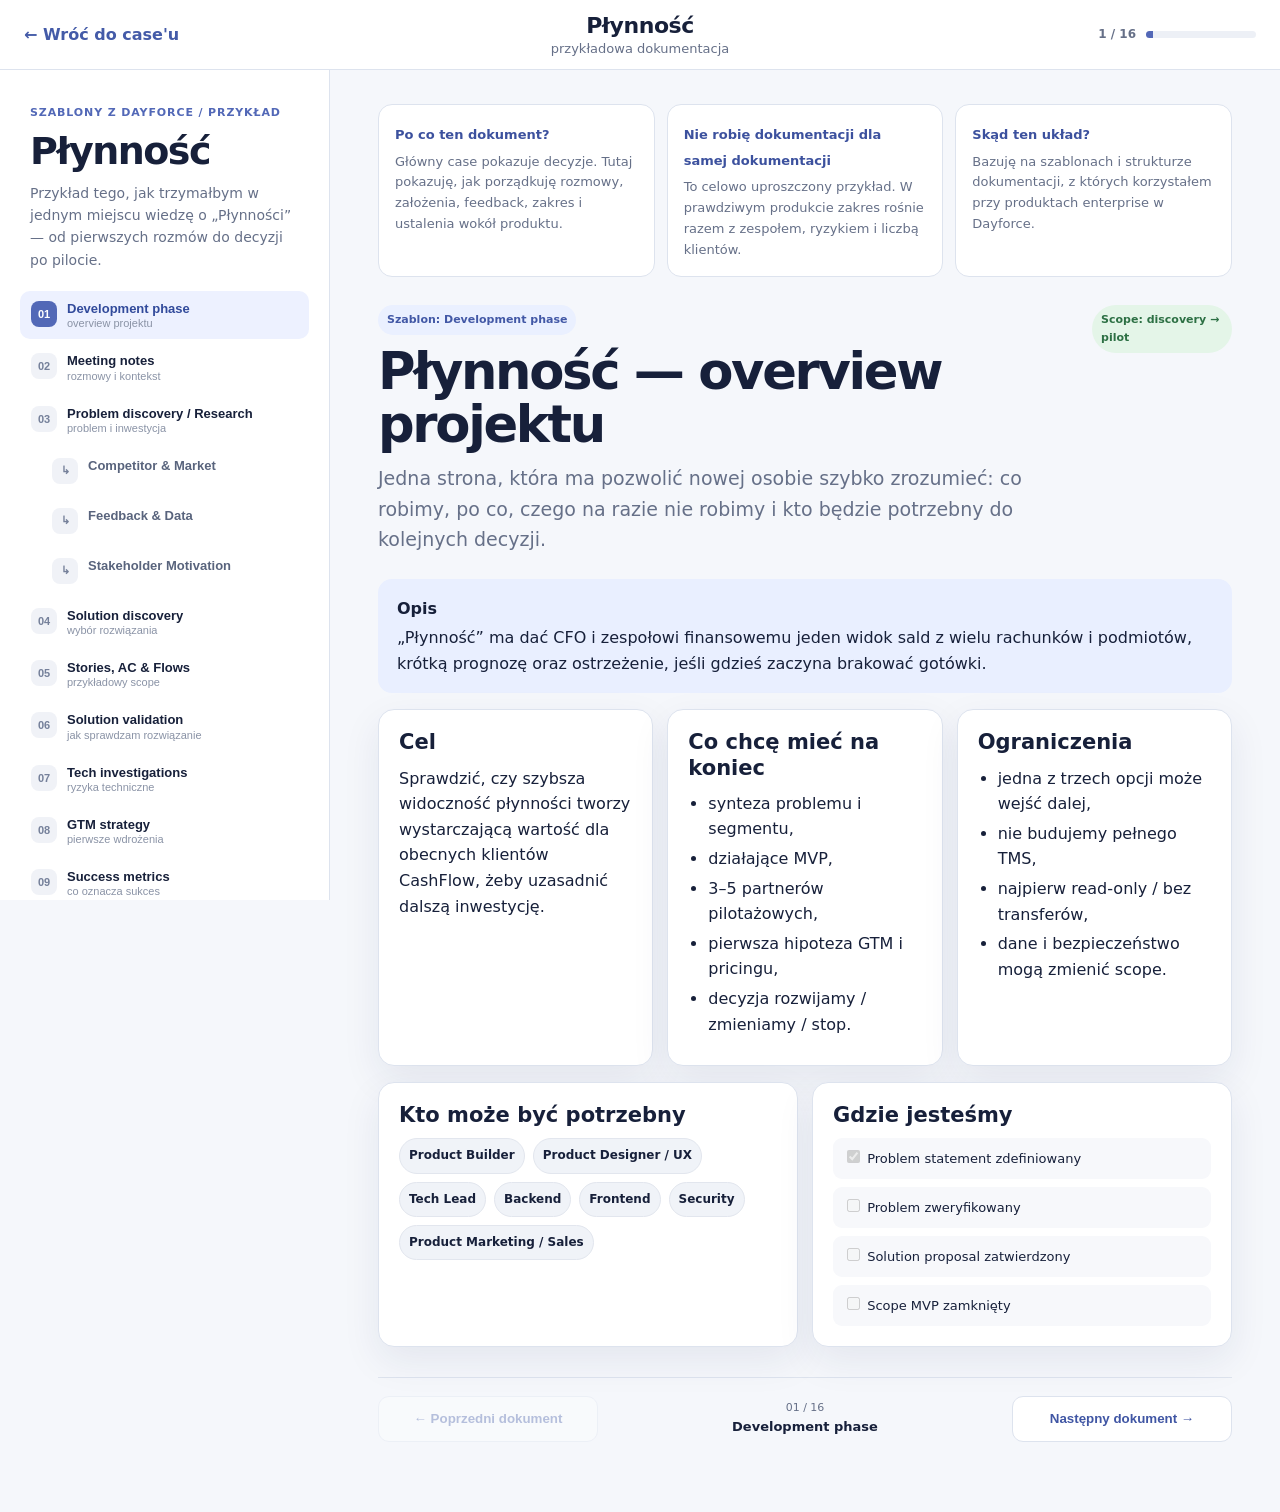
<file: liquidity-docs.html>
<!doctype html>
<html lang="pl">
<head>
  <meta charset="utf-8" />
  <meta name="viewport" content="width=device-width,initial-scale=1" />
  <meta name="robots" content="noindex,nofollow" />
  <title>Płynność — przykładowa dokumentacja produktu</title>
  <meta name="description" content="Interaktywny przykład dokumentacji opcji Płynność, oparty na strukturze szablonów produktowych używanych w Dayforce." />
  <link rel="stylesheet" href="liquidity-docs.css" />
</head>
<body>
<header class="docs-topbar">
  <div class="docs-topbar-inner">
    <a class="back-link" href="index.html#krok4">← Wróć do case'u</a>
    <div class="docs-title"><b>Płynność</b><span>przykładowa dokumentacja</span></div>
    <div class="docs-progress"><span id="progress-label">1 / 13</span><div class="progress-track"><i id="progress-bar"></i></div></div>
  </div>
</header>

<div class="docs-shell">
  <aside class="docs-sidebar" aria-label="Struktura dokumentacji">
    <div class="sidebar-intro">
      <span class="eyebrow">Dayforce-style product docs</span>
      <h1>Płynność</h1>
      <p>Przykład, jak poprowadziłbym dokumentację wybranej opcji od problemu do wdrożenia i późniejszej oceny.</p>
    </div>
    <nav class="doc-tree" id="doc-tree">
      <button class="doc-link active" data-doc="overview"><span>01</span><b>Development phase</b><small>overview projektu</small></button>
      <button class="doc-link" data-doc="meeting"><span>02</span><b>Meeting notes</b><small>rozmowy i kontekst</small></button>
      <div class="tree-group">
        <button class="doc-link" data-doc="problem"><span>03</span><b>Problem discovery / Research</b><small>problem i inwestycja</small></button>
        <button class="doc-link child" data-doc="market"><span>↳</span><b>Competitor & Market</b></button>
        <button class="doc-link child" data-doc="feedback"><span>↳</span><b>Feedback & Data</b></button>
        <button class="doc-link child" data-doc="stakeholders"><span>↳</span><b>Stakeholder Motivation</b></button>
      </div>
      <button class="doc-link" data-doc="solution"><span>04</span><b>Solution discovery</b><small>wybór rozwiązania</small></button>
      <button class="doc-link" data-doc="stories"><span>05</span><b>Stories, AC & Flows</b><small>przykładowy scope</small></button>
      <button class="doc-link" data-doc="validation"><span>06</span><b>Solution validation</b><small>jak sprawdzam rozwiązanie</small></button>
      <button class="doc-link" data-doc="tech"><span>07</span><b>Tech investigations</b><small>ryzyka techniczne</small></button>
      <button class="doc-link" data-doc="gtm"><span>08</span><b>GTM strategy</b><small>pierwsze wdrożenia</small></button>
      <button class="doc-link" data-doc="metrics"><span>09</span><b>Success metrics</b><small>co oznacza sukces</small></button>
      <button class="doc-link" data-doc="handover"><span>10</span><b>Product Handover</b><small>KNOW / SAY / SHOW</small></button>
      <button class="doc-link" data-doc="tour"><span>11</span><b>Product tour</b><small>jak pokazać produkt</small></button>
      <button class="doc-link" data-doc="leftout"><span>12</span><b>Ideas left out</b><small>świadomy brak scope'u</small></button>
      <button class="doc-link" data-doc="post"><span>13</span><b>Post development</b><small>feedback i retrospekcja</small></button>
    </nav>
  </aside>

  <main class="docs-content">
    <section class="case-note">
      <div><b>Dlaczego osobny dokument?</b><p>Główny case ma pokazać tok podejmowania decyzji. Ta część pokazuje drugi aspekt pracy Product Buildera: jak porządkuję informacje, decyzje, feedback, scope i wiedzę wokół produktu.</p></div>
      <div><b>Celowo uproszczone</b><p>Nie wypełniam każdego pola „na siłę”. W realnym enterprise zakres dokumentacji rośnie wraz z zespołem, ryzykiem, liczbą klientów i etapem produktu.</p></div>
      <div><b>Źródło struktury</b><p>Układ opiera się na szablonach i hierarchii dokumentacji produktowej, których używałem przy pracy nad produktami enterprise w Dayforce.</p></div>
    </section>

    <article class="doc-page active" id="doc-overview" data-index="1">
      <div class="doc-head"><div><span class="template-pill">Szablon: Development phase</span><h2>Płynność — overview projektu</h2><p class="doc-lead">Krótki opis bez technicznego żargonu, cel, deliverables, ograniczenia i osoby potrzebne do podjęcia kolejnych decyzji.</p></div><span class="status-pill">Scope: discovery → pilot</span></div>
      <div class="callout blue"><b>Opis</b><p>Moduł „Płynność” daje CFO i zespołowi finansowemu wspólny widok środków na wielu rachunkach i podmiotach, pokazuje krótką prognozę oraz sygnalizuje ryzyko spadku poniżej ustalonego bufora.</p></div>
      <div class="doc-grid three">
        <section><h3>Objective</h3><p>Sprawdzić, czy szybsza widoczność płynności tworzy wystarczającą wartość dla obecnych klientów CashFlow, żeby uzasadnić dalszą inwestycję.</p></section>
        <section><h3>Deliverables</h3><ul><li>synteza problemu i segmentu,</li><li>działające MVP,</li><li>3–5 partnerów pilotażowych,</li><li>pierwsza hipoteza GTM i pricingu,</li><li>decyzja rozwijamy / zmieniamy / stop.</li></ul></section>
        <section><h3>Constraints</h3><ul><li>jedna z trzech opcji może wejść dalej,</li><li>nie budujemy pełnego TMS,</li><li>najpierw read-only / bez transferów,</li><li>dane i bezpieczeństwo mogą zmienić scope.</li></ul></section>
      </div>
      <div class="doc-grid two">
        <section><h3>Project team — przykładowo</h3><div class="chips"><span>Product Builder</span><span>Product Designer / UX</span><span>Tech Lead</span><span>Backend</span><span>Frontend</span><span>Security</span><span>Product Marketing / Sales</span></div></section>
        <section><h3>Status checklist</h3><div class="checklist"><label><input type="checkbox" checked disabled> Problem statement zdefiniowany</label><label><input type="checkbox" disabled> Problem zweryfikowany</label><label><input type="checkbox" disabled> Solution proposal zatwierdzony</label><label><input type="checkbox" disabled> Scope MVP zamknięty</label></div></section>
      </div>
    </article>

    <article class="doc-page" id="doc-meeting" data-index="2">
      <div class="doc-head"><div><span class="template-pill">Szablon: Meeting notes</span><h2>Jak dokumentuję rozmowy</h2><p class="doc-lead">Nie potrzebuję perfekcyjnego protokołu. Potrzebuję takiego zapisu, żeby później można było porównać rozmowy i zobaczyć wzorce.</p></div></div>
      <div class="meeting-card">
        <div class="meeting-meta"><span>Przykładowa rozmowa #04</span><b>Finance Director • klient CashFlow • 6 podmiotów / 12 rachunków</b><small>Dane przykładowe na potrzeby case'u</small></div>
        <div class="doc-grid two">
          <section><h3>Current workflow</h3><p>W każdy poniedziałek dwie osoby pobierają salda z banków, sklejają je w arkuszu i ręcznie nanoszą planowane płatności. Całość zajmuje około 60–90 minut.</p></section>
          <section><h3>Problem / impact</h3><p>Największy problem nie jest w samym raporcie, tylko w opóźnieniu. Finance Director dowiaduje się o potrzebie przesunięcia środków zbyt późno.</p></section>
          <section><h3>Workaround</h3><p>Excel + logowanie do portali bankowych + wiadomości na Teams. Proces działa, ale opiera się na ręcznej pracy i wiedzy jednej osoby.</p></section>
          <section><h3>Po demo</h3><p>Najbardziej wartościowy okazał się alert z wyprzedzeniem. Klient nie potrzebuje jeszcze wykonywania przelewu — chce najpierw ufać danym.</p></section>
        </div>
        <div class="quote">„Jeśli rano widzę, że za pięć dni będzie problem, to już jest coś, za co warto zapłacić. Nie muszę z tego miejsca robić przelewu.” <small>— cytat fikcyjny, pokazujący format zapisu insightu</small></div>
      </div>
      <div class="callout yellow"><b>Po każdej rozmowie zapisuję</b><p>kto mówił • obecny proces • pain points • częstotliwość • koszt / konsekwencje • workaround • ważne cytaty • reakcja na koncept • obiekcje • kolejny krok.</p></div>
    </article>

    <article class="doc-page" id="doc-problem" data-index="3">
      <div class="doc-head"><div><span class="template-pill">Szablon: Problem discovery / Research</span><h2>Jaki problem warto rozwiązać?</h2><p class="doc-lead">Ta strona nie zbiera całego researchu. Ma podsumować, co z niego wynika i dlaczego temat zasługuje albo nie zasługuje na dalszą inwestycję.</p></div></div>
      <div class="problem-statement"><span>Problem statement</span><h3>Zespoły finansowe w firmach z wieloma rachunkami i podmiotami składają obraz płynności ręcznie, przez co decyzje są wolniejsze i łatwiej przeoczyć przyszły niedobór.</h3></div>
      <div class="doc-grid three">
        <section><h3>Dlaczego teraz?</h3><p>Opcja jest blisko istniejącego CashFlow, więc możemy wykorzystać obecnych klientów, dane i wiedzę domenową zamiast startować od zera.</p></section>
        <section><h3>Leading signals</h3><ul><li>częstotliwość ręcznego liquidity review,</li><li>czas procesu,</li><li>liczba źródeł danych,</li><li>konsekwencje opóźnienia,</li><li>chęć wejścia w pilot.</li></ul></section>
        <section><h3>Moja rekomendacja teraz</h3><p>Inwestować w walidację problemu i MVP. Jeszcze nie w pełny produkt i nie w szeroką architekturę bankową.</p></section>
      </div>
      <h3 class="subhead">Metody researchu</h3>
      <div class="method-row"><span>Customer interviews</span><span>CRM / Sales</span><span>CSM / Support</span><span>Usage data</span><span>Competitor scan</span><span>Tech feasibility</span></div>
    </article>

    <article class="doc-page" id="doc-market" data-index="3">
      <div class="doc-head"><div><span class="template-pill">Szablon: Competitor & Market analysis</span><h2>Jak patrzę na rynek</h2><p class="doc-lead">Nie robię 50-slajdowej analizy konkurencji przed pierwszą rozmową. Szukam standardu rynku, luk i sposobu pozycjonowania kategorii.</p></div></div>
      <div class="doc-grid three">
        <section><span class="mini-label">Benchmark 1</span><h3>Kyriba</h3><p>Punkt odniesienia dla rozbudowanego treasury / liquidity management. Pokazuje, jak daleko może rosnąć kategoria.</p></section>
        <section><span class="mini-label">Benchmark 2</span><h3>Trovata / GTreasury</h3><p>Punkty odniesienia dla widoczności cash, integracji bankowych i codziennej pracy zespołów treasury.</p></section>
        <section><span class="mini-label">Alternatywa</span><h3>Excel + bank portals</h3><p>Najważniejszym konkurentem MVP może być nie inny SaaS, tylko proces, który „wystarczająco działa” i nic nie kosztuje poza czasem.</p></section>
      </div>
      <div class="compare-mini"><div><b>Pytanie</b><b>Co chcę zrozumieć</b></div><div><span>Pozycjonowanie</span><span>Czy sprzedaje się visibility, control, forecasting czy risk reduction?</span></div><div><span>Zakres</span><span>Co jest absolutnym minimum, a co pojawia się dopiero w dojrzałym TMS?</span></div><div><span>Pricing</span><span>Czy wartość rośnie wraz z liczbą rachunków, podmiotów, użytkowników czy modułów?</span></div><div><span>Gap</span><span>Gdzie adjacency do CashFlow daje nam coś, czego nie ma standalone tool?</span></div></div>
    </article>

    <article class="doc-page" id="doc-feedback" data-index="3">
      <div class="doc-head"><div><span class="template-pill">Szablon: Feedback & Data</span><h2>Jedna karta feedbacku = jeden porównywalny sygnał</h2><p class="doc-lead">W szablonie zapisuję nie tylko „co klient powiedział”, ale też kontekst, metodę zebrania i wagę sygnału.</p></div></div>
      <div class="feedback-form">
        <div><span>Customer</span><b>Northwind Group — przykład</b></div><div><span>Representing size</span><b>2 000 pracowników / 6 podmiotów</b></div><div><span>Method</span><b>45-min video interview + prototype test</b></div><div><span>Source</span><b>Finance Director + Treasury Analyst</b></div>
      </div>
      <div class="doc-grid two">
        <section><h3>Feedback</h3><ul><li>największa wartość: widoczność wszystkich sald w jednym miejscu,</li><li>alert powinien pokazywać „dlaczego”,</li><li>7 dni wystarcza do pierwszego pilota,</li><li>write access do banku nie jest warunkiem MVP,</li><li>największa obiekcja: aktualność i wiarygodność danych.</li></ul></section>
        <section><h3>Jak to syntetyzuję?</h3><ul><li>tag: manual consolidation,</li><li>tag: data trust,</li><li>tag: early warning,</li><li>tag: bank integrations,</li><li>tag: willingness to pilot.</li></ul><p class="muted">Po serii rozmów liczę częstotliwość tematów i patrzę, czy różnią się między segmentami / rolami.</p></section>
      </div>
    </article>

    <article class="doc-page" id="doc-stakeholders" data-index="3">
      <div class="doc-head"><div><span class="template-pill">Szablon: Stakeholder Motivation Analysis</span><h2>Kto ma interes w tym produkcie?</h2><p class="doc-lead">W enterprise jeden workflow dotyka więcej osób niż tylko użytkownika ekranu. Ich cele mogą się wzajemnie wzmacniać albo konfliktować.</p></div></div>
      <div class="stakeholder-table">
        <div class="header"><span>Stakeholder</span><span>Motywacja / cel</span><span>Ryzyko / konflikt</span></div>
        <div><b>CFO</b><span>kontrola płynności i redukcja ryzyka</span><span>nie chce kolejnego narzędzia bez mierzalnej wartości</span></div>
        <div><b>Treasury / Finance Manager</b><span>mniej ręcznego składania danych, szybsza decyzja</span><span>nie zaufa danym, jeśli refresh jest nieprzewidywalny</span></div>
        <div><b>Controller / FP&A</b><span>spójny obraz rzeczywistości vs plan</span><span>może oczekiwać innego modelu forecastu</span></div>
        <div><b>IT / Security</b><span>bezpieczne integracje i audyt</span><span>może wydłużyć onboarding</span></div>
        <div><b>CSM / Implementation</b><span>szybkie wdrożenie i jasna odpowiedzialność</span><span>zbyt wiele konfiguracji zwiększy koszt obsługi</span></div>
        <div><b>Sales</b><span>wyraźne value proposition i expansion story</span><span>niejasny pricing utrudni sprzedaż</span></div>
      </div>
    </article>

    <article class="doc-page" id="doc-solution" data-index="4">
      <div class="doc-head"><div><span class="template-pill">Szablon: Solution discovery</span><h2>Od problemu do preferowanego rozwiązania</h2><p class="doc-lead">Najpierw zestawiam potrzeby, current state, wymagania i kilka możliwych rozwiązań. Dopiero później wybieram koncept do testu.</p></div></div>
      <div class="doc-grid two">
        <section><h3>Current state</h3><p>Bank portals → eksport / kopiowanie danych → Excel → planowane płatności → ręczne szukanie ryzyka → Teams / email → decyzja.</p></section>
        <section><h3>Główne ograniczenia</h3><ul><li>brak wspólnego źródła prawdy,</li><li>dane aktualizowane w różnym rytmie,</li><li>proces zależny od konkretnej osoby,</li><li>problem zauważany zamiast prognozowany.</li></ul></section>
      </div>
      <h3 class="subhead">Rozważane koncepty</h3>
      <div class="concept-grid">
        <div><span>A</span><h3>Tygodniowy email digest</h3><p>Najtańszy test komunikacji problemu, ale mało interaktywny.</p><small>+ bardzo szybki • − ograniczona wartość</small></div>
        <div class="chosen"><span>B</span><h3>Liquidity workspace</h3><p>Salda + 7-dniowa prognoza + buffer alert + szkic decyzji.</p><small>+ testuje workflow • + łatwe demo • − wymaga realnych danych</small></div>
        <div><span>C</span><h3>Pełny Treasury Suite</h3><p>Transfers, FX, approvals, forecasting, policies.</p><small>+ wysoka wartość • − zbyt duży koszt przed walidacją</small></div>
      </div>
      <div class="callout green"><b>Rekomendacja</b><p>Koncept B. Daje wystarczająco dużo produktu, żeby sprawdzić zachowanie użytkownika, ale nie wymaga udawania, że już znamy docelowy zakres całej kategorii.</p></div>
    </article>

    <article class="doc-page" id="doc-stories" data-index="5">
      <div class="doc-head"><div><span class="template-pill">Szablon: Stories, Acceptance criteria & Flows</span><h2>Jak zamieniam MVP w przykładowe historie</h2><p class="doc-lead">Na tym etapie pokazuję tylko kilka kluczowych stories — wystarczających do wspólnego zrozumienia scope'u.</p></div></div>
      <div class="story">
        <div class="story-id">US101</div><div><h3>Widok wszystkich sald</h3><p><b>As a</b> Treasury Manager <b>I want</b> zobaczyć salda wszystkich podłączonych rachunków w jednym miejscu <b>so that</b> nie muszę rozpoczynać liquidity review od ręcznej konsolidacji.</p><h4>Acceptance criteria</h4><ul><li>widzę rachunek, podmiot, walutę, saldo i czas ostatniej aktualizacji,</li><li>mogę filtrować po podmiocie i walucie,</li><li>brak aktualnych danych jest jawnie oznaczony,</li><li>system nie udaje świeżości danych, jeśli integracja nie odpowiedziała.</li></ul></div>
      </div>
      <div class="story">
        <div class="story-id">US102</div><div><h3>Alert bufora płynności</h3><p><b>As a</b> Finance Director <b>I want</b> zobaczyć, że prognozowane saldo spadnie poniżej ustalonego bufora <b>so that</b> mogę zareagować zanim powstanie problem.</p><h4>Acceptance criteria</h4><ul><li>alert pokazuje datę, podmiot i przewidywany poziom,</li><li>użytkownik widzi, jakie dane wpływają na sygnał,</li><li>alert może zostać oznaczony jako przejrzany.</li></ul></div>
      </div>
      <div class="flow-line"><span>Podłączone dane</span><i>→</i><span>Liquidity overview</span><i>→</i><span>Alert</span><i>→</i><span>Review</span><i>→</i><span>Szkic decyzji</span></div>
    </article>

    <article class="doc-page" id="doc-validation" data-index="6">
      <div class="doc-head"><div><span class="template-pill">Szablon: Solution validation</span><h2>Jak sprawdzam rozwiązanie</h2><p class="doc-lead">Szablon daje listę możliwych metod. Wybieram te, które odpowiadają na ryzyka tego produktu — nie robię wszystkich.</p></div></div>
      <div class="validation-grid">
        <section class="selected-method"><span>Wybrane</span><h3>Customer interviews</h3><p>Czy problem i język rozwiązania są prawdziwe? Czy użytkownicy rozpoznają workflow jako swój?</p></section>
        <section class="selected-method"><span>Wybrane</span><h3>Prototype testing</h3><p>Czy użytkownik rozumie salda, prognozę i alert bez długiego tłumaczenia?</p></section>
        <section class="selected-method"><span>Wybrane</span><h3>Design partner pilot</h3><p>Czy rozwiązanie działa na realnych danych i wraca do regularnego procesu klienta?</p></section>
        <section><span>Nie teraz</span><h3>A/B testing</h3><p>Za wcześnie — brak wystarczającego wolumenu i zbyt duża zmienność między klientami.</p></section>
        <section><span>Wsparcie</span><h3>Competitor analysis</h3><p>Do standardów kategorii i pozycjonowania, ale nie jako dowód problemu u naszych klientów.</p></section>
        <section><span>Wsparcie</span><h3>Survey</h3><p>Może potwierdzić skalę już poznanego problemu; nie zastępuje discovery.</p></section>
      </div>
      <div class="callout yellow"><b>Kryterium przejścia dalej</b><p>Co najmniej 3 klientów chce przetestować rozwiązanie na realnym procesie, a wyniki prototype testu nie wskazują, że sam koncept jest niezrozumiały.</p></div>
    </article>

    <article class="doc-page" id="doc-tech" data-index="7">
      <div class="doc-head"><div><span class="template-pill">Szablon: Tech investigations</span><h2>Jakie ryzyka sprawdzam z Engineeringiem</h2><p class="doc-lead">Nie projektuję tutaj architektury. Zapisuję pytania, które mogą zmienić scope, koszt lub sens całego produktu.</p></div></div>
      <div class="risk-board">
        <div><span>Data</span><h3>Skąd bierzemy salda?</h3><ul><li>istniejący provider / agregator?</li><li>bezpośrednie bank API?</li><li>manual CSV jako fallback w pilocie?</li></ul></div>
        <div><span>Freshness</span><h3>Jak świeże muszą być dane?</h3><ul><li>real-time czy kilka refreshy dziennie?</li><li>jak pokazujemy opóźnienie?</li><li>co robimy przy błędzie?</li></ul></div>
        <div><span>Security</span><h3>Jak ograniczamy ryzyko?</h3><ul><li>read-only credentials,</li><li>permissions per entity/account,</li><li>audit trail,</li><li>secrets management.</li></ul></div>
        <div><span>Forecast</span><h3>Co naprawdę prognozujemy?</h3><ul><li>tylko known inflows/outflows?</li><li>CashFlow jako źródło?</li><li>jak pokazujemy confidence?</li></ul></div>
        <div><span>Scale</span><h3>Co się dzieje przy 100+ rachunkach?</h3><ul><li>latency, pagination, aggregation,</li><li>multi-currency,</li><li>rate limits.</li></ul></div>
        <div><span>Ownership</span><h3>Co jest poza MVP?</h3><ul><li>bank write operations,</li><li>full transfer workflow,</li><li>FX execution,</li><li>advanced approval policies.</li></ul></div>
      </div>
    </article>

    <article class="doc-page" id="doc-gtm" data-index="8">
      <div class="doc-head"><div><span class="template-pill">Szablon: GTM strategy</span><h2>Pierwszy GTM dla „Płynności”</h2><p class="doc-lead">W Dayforce GTM był osobnym obszarem prowadzonym z Product Marketingiem. Tutaj pokazuję tylko elementy potrzebne Builderowi przy pierwszych klientach.</p></div></div>
      <div class="gtm-doc-grid">
        <section><span>ICP</span><h3>Obecni klienci CashFlow</h3><p>Firmy z wieloma podmiotami, rachunkami i regularnym procesem liquidity review.</p></section>
        <section><span>Value prop</span><h3>„Zobacz problem zanim stanie się problemem.”</h3><p>Jedno miejsce do bieżącej pozycji gotówkowej i krótkiego forward-looking review.</p></section>
        <section><span>Demo story</span><h3>3 minuty</h3><p>Saldo → prognoza → Niemcy poniżej bufora → szczegóły → szkic decyzji.</p></section>
        <section><span>Pilot</span><h3>4–6 tygodni</h3><p>Wybrane podmioty i rachunki, 1–2 użytkowników, cotygodniowy feedback.</p></section>
        <section><span>Pricing hypothesis</span><h3>Do sprawdzenia</h3><p>Add-on do CashFlow vs osobny moduł. Nie zamykam modelu cenowego przed rozmowami.</p></section>
        <section><span>Sales enablement</span><h3>Co musi istnieć</h3><p>one-liner, 3-min demo, objection FAQ, ICP checklist, pilot offer i jasne „czego jeszcze nie ma”.</p></section>
      </div>
      <div class="callout green"><b>Rola Product Buildera</b><p>Jest przy pierwszych rozmowach, żeby iterować problem framing, demo, scope pilota i argumentację. Nie po to, żeby na stałe zastąpić Sales.</p></div>
    </article>

    <article class="doc-page" id="doc-metrics" data-index="9">
      <div class="doc-head"><div><span class="template-pill">Szablon: Success metrics</span><h2>Co oznacza sukces i kiedy to sprawdzam</h2><p class="doc-lead">Oryginalny sposób pracy zakłada time-bound success metrics i plan follow-upu. Tutaj używam prostych progów roboczych do podjęcia decyzji.</p></div></div>
      <div class="metric-period">
        <h3>Do końca pilota — 6 tygodni</h3>
        <div class="metric-cards"><div><b>≥ 3</b><span>aktywnych partnerów pilotażowych</span></div><div><b>≥ 60%</b><span>cotygodniowych liquidity reviews wykonywanych w produkcie</span></div><div><b>&lt; 10 min</b><span>czas od wejścia do zrozumienia pozycji i ryzyka</span></div><div><b>≥ 2</b><span>klientów gotowych przejść do rozmowy o płatnym wdrożeniu</span></div></div>
      </div>
      <div class="metric-period">
        <h3>Po 3–6 miesiącach — jeśli rozwijamy</h3>
        <div class="metric-cards"><div><b>Adopcja</b><span>% aktywnych kont / ról i regularność workflow</span></div><div><b>Retencja</b><span>kohorty W4 / W8 / W12 i konta wracające do review</span></div><div><b>Monetyzacja</b><span>pilot → paid, ACV, attach do CashFlow, expansion</span></div><div><b>Enterprise</b><span>time-to-implement, support load, reliability, security blockers</span></div></div>
      </div>
      <div class="callout blue"><b>Follow-up</b><p>Dashboard ilościowy + cotygodniowe rozmowy podczas pilota + review po 4/8/12 tygodniach. Metryki mogą się zmienić, jeśli odkryjemy, że inny sygnał lepiej reprezentuje wartość.</p></div>
    </article>

    <article class="doc-page" id="doc-handover" data-index="10">
      <div class="doc-head"><div><span class="template-pill">Szablon: Product Handover</span><h2>KNOW / SAY / SHOW</h2><p class="doc-lead">To jeden z najbardziej praktycznych szablonów: osoba, która ma potem sprzedawać, wdrażać albo wspierać produkt, powinna wiedzieć co to jest, umieć o tym powiedzieć i potrafić to pokazać.</p></div></div>
      <div class="kss-grid">
        <section><div class="kss-letter">K</div><h3>KNOW</h3><ul><li><b>Feature:</b> Płynność</li><li><b>Primary user:</b> Treasury / Finance Manager</li><li><b>Buyer:</b> CFO</li><li><b>Use case:</b> regularny liquidity review</li><li><b>Dependency:</b> dane z rachunków + CashFlow</li><li><b>Core:</b> salda, forecast, alert, decision draft</li><li><b>Nie robi:</b> transferów i pełnego TMS</li></ul></section>
        <section><div class="kss-letter">S</div><h3>SAY</h3><ul><li><b>Value prop:</b> szybsza widoczność płynności</li><li><b>Hook:</b> zobacz niedobór zanim stanie się problemem</li><li><b>Time to value:</b> pierwsza użyteczna pozycja po podłączeniu danych</li><li><b>Stickiness:</b> regularny review tygodniowy / codzienny</li><li><b>Impact:</b> mniej ręcznej pracy i szybsza decyzja</li></ul></section>
        <section><div class="kss-letter">S</div><h3>SHOW</h3><ol><li>Otwórz globalną pozycję gotówkową.</li><li>Pokaż trzy podmioty.</li><li>Zwróć uwagę na prognozę 7 dni.</li><li>Otwórz alert Niemiec.</li><li>Pokaż, dlaczego saldo spada.</li><li>Zapisz szkic decyzji.</li></ol></section>
      </div>
    </article>

    <article class="doc-page" id="doc-tour" data-index="11">
      <div class="doc-head"><div><span class="template-pill">Szablon: Product tour</span><h2>Jak użytkownik przechodzi przez produkt</h2><p class="doc-lead">Product tour porządkuje entry point, główne funkcje, use cases i sposób użycia. Dla MVP wystarczą cztery kroki.</p></div></div>
      <div class="tour-flow">
        <div><span>1</span><h3>Overview</h3><p>Użytkownik widzi łączną gotówkę i status danych.</p></div><i>→</i>
        <div><span>2</span><h3>Forecast</h3><p>Przegląda 7-dniową zmianę i buffer per podmiot.</p></div><i>→</i>
        <div><span>3</span><h3>Alert</h3><p>Otwiera niedobór i widzi przyczyny.</p></div><i>→</i>
        <div><span>4</span><h3>Decision draft</h3><p>Zapisuje decyzję / komentarz do dalszego procesu.</p></div>
      </div>
      <div class="doc-grid two"><section><h3>Use case</h3><p>Poniedziałkowy liquidity review w grupie z sześcioma spółkami. Użytkownik chce w 10 minut odpowiedzieć: gdzie mamy środki, gdzie będzie problem i gdzie potrzebna jest decyzja.</p></section><section><h3>Feedback mechanism</h3><p>Po review: jedno pytanie o użyteczność alertu + opcja „co było niejasne?”. W pilocie dodatkowo cotygodniowa rozmowa z partnerem.</p></section></div>
    </article>

    <article class="doc-page" id="doc-leftout" data-index="12">
      <div class="doc-head"><div><span class="template-pill">Szablon: Ideas left out / Follow-up</span><h2>Co świadomie zostawiam poza MVP</h2><p class="doc-lead">Lista „nie teraz” chroni zespół przed tym, żeby każdy dobry pomysł automatycznie rozszerzał scope.</p></div></div>
      <div class="leftout-table"><div class="header"><span>Pomysł</span><span>Dlaczego nie teraz</span><span>Ważność</span></div><div><b>Bank transfers</b><span>duży skok security / compliance; niepotrzebny do walidacji visibility</span><strong>High później</strong></div><div><b>FX exposure</b><span>osobny workflow i persona; rozszerza problem</span><strong>Medium</strong></div><div><b>Zaawansowane approvals</b><span>potrzebne dopiero przy write actions</span><strong>Medium</strong></div><div><b>AI recommendations</b><span>najpierw musimy zbudować zaufanie do danych i prostego alertu</span><strong>Low teraz</strong></div><div><b>12-miesięczny forecast</b><span>to bliżej istniejącego CashFlow / FP&A niż liquidity monitoring</span><strong>Out of scope</strong></div></div>
      <div class="callout pink"><b>Zasada</b><p>„Poza scope'em” nie znaczy „zły pomysł”. Znaczy: nie potrzebuję tego, żeby odpowiedzieć na obecne pytanie biznesowe.</p></div>
    </article>

    <article class="doc-page" id="doc-post" data-index="13">
      <div class="doc-head"><div><span class="template-pill">Szablony: Post development / Feedback & Reception / Retrospective</span><h2>Co dzieje się po pierwszym wdrożeniu</h2><p class="doc-lead">Dokumentacja nie kończy się w dniu release'u. Ma mieć miejsce na feedback, wynik metryk i decyzje po zderzeniu z rzeczywistością.</p></div></div>
      <div class="doc-grid three">
        <section><h3>Feedback & Reception</h3><ul><li>co użytkownicy robią inaczej niż zakładaliśmy?</li><li>jakie obiekcje powtarza Sales / CSM?</li><li>gdzie powstaje support load?</li><li>czy alerty budują czy tracą zaufanie?</li></ul></section>
        <section><h3>Metrics review</h3><ul><li>activation / time-to-value,</li><li>usage / repeat usage,</li><li>retention,</li><li>pilot → paid,</li><li>implementation cost,</li><li>reliability.</li></ul></section>
        <section><h3>Retrospective</h3><ul><li>co wiedzieliśmy za późno?</li><li>co było overbuilt?</li><li>który assumption był najważniejszy?</li><li>co powtórzyć w kolejnym produkcie?</li></ul></section>
      </div>
      <div class="decision-banner"><span>Finalna bramka</span><b>Rozwijamy / zmieniamy kierunek / zatrzymujemy</b><p>Decyzja jest zapisana razem z najważniejszymi sygnałami, żeby za trzy miesiące było wiadomo nie tylko <em>co</em> zdecydowaliśmy, ale <em>dlaczego</em>.</p></div>
    </article>

    <div class="doc-nav-bottom">
      <button id="doc-prev" type="button">← Poprzedni dokument</button>
      <div><span id="bottom-progress">01 / 13</span><b id="bottom-title">Development phase</b></div>
      <button id="doc-next" type="button">Następny dokument →</button>
    </div>
  </main>
</div>

<script src="liquidity-docs.js"></script>
</body>
</html>
</file>
<file: styles.css>
:root{--ink:#17203a;--muted:#606c84;--line:#dfe4ee;--bg:#f5f7fb;--white:#fff;--navy:#172554;--blue:#dfe8ff;--yellow:#fff0a6;--pink:#ffd8df;--green:#d8f3de;--soft:#eef3ff;--shadow:0 18px 45px rgba(25,38,80,.08)}*{box-sizing:border-box}html{scroll-behavior:smooth;scroll-padding-top:72px}body{margin:0;font-family:Inter,ui-sans-serif,system-ui,-apple-system,BlinkMacSystemFont,"Segoe UI",sans-serif;color:var(--ink);background:var(--bg);line-height:1.6;font-size:17px}.wrap{width:min(1180px,calc(100% - 48px));margin:0 auto}.topbar{position:sticky;top:0;z-index:50;background:rgba(255,255,255,.96);border-bottom:1px solid var(--line);backdrop-filter:blur(14px)}.topbar-inner{min-height:70px;display:flex;align-items:center;justify-content:space-between;gap:26px}.brand{font-weight:850;color:var(--ink);text-decoration:none;white-space:nowrap}.step-nav{display:flex;gap:5px;align-items:center}.step-nav a{display:flex;align-items:center;gap:7px;font-size:13px;font-weight:750;color:var(--muted);text-decoration:none;padding:8px 9px;border-radius:10px;transition:.2s}.step-nav a span{display:grid;place-items:center;width:22px;height:22px;border-radius:50%;background:#eef1f7;color:#65708a;font-size:11px}.step-nav a:hover,.step-nav a.active{background:#edf1ff;color:#284093}.step-nav a.active span{background:#3e56aa;color:#fff}.hero{background:#fff;border-bottom:1px solid var(--line);display:flex;align-items:center;min-height:calc(100vh - 70px);padding:64px 0}.hero-grid{display:grid;grid-template-columns:minmax(0,1.45fr) minmax(300px,.55fr);gap:48px;align-items:center}.eyebrow,.stage-kicker,.section-title>span{font-size:13px;font-weight:850;letter-spacing:.08em;text-transform:uppercase;color:#5066b5}.hero h1{font-size:clamp(46px,5.5vw,72px);line-height:1.02;letter-spacing:-.052em;margin:18px 0 24px;max-width:950px}.lead{font-size:21px;color:var(--muted);max-width:860px}.lead-small{font-size:18px;color:var(--muted);max-width:760px}.hero-actions{display:flex;gap:18px;align-items:center;margin-top:30px;flex-wrap:wrap}.primary-btn{display:inline-flex;background:var(--navy);color:#fff;text-decoration:none;font-weight:800;border-radius:12px;padding:13px 18px}.text-link{font-weight:750;color:#3852a0;text-decoration:none}.sticky{padding:24px 24px 22px;border-radius:7px;box-shadow:0 15px 28px rgba(36,48,83,.13);transform:rotate(-1deg);color:#29324a}.sticky:nth-child(even){transform:rotate(1deg)}.sticky.yellow{background:var(--yellow)}.sticky.blue{background:var(--blue)}.sticky.pink{background:var(--pink)}.sticky.green{background:var(--green)}.sticky-label{display:block;font-size:12px;font-weight:850;text-transform:uppercase;letter-spacing:.07em;opacity:.62;margin-bottom:8px}.sticky strong{display:block;font-size:21px;line-height:1.28}.sticky p{margin:10px 0 0;font-size:15px}.assumptions{padding:52px 0 58px;background:#f8f9fc;border-bottom:1px solid var(--line)}.compact-title{margin-bottom:20px}.section-title h2{font-size:clamp(34px,4vw,52px);line-height:1.07;letter-spacing:-.035em;margin:8px 0 0}.assumption-grid{display:grid;grid-template-columns:repeat(4,1fr);gap:12px}.assumption{background:#fff;border:1px solid var(--line);border-radius:14px;padding:17px}.assumption b{display:block;font-size:12px;text-transform:uppercase;letter-spacing:.05em;color:#7a849b;margin-bottom:5px}.assumption span{font-weight:720;font-size:15px}.simplification-note{margin-top:18px;border-left:5px solid #7d91db;background:#eef2ff;padding:16px 18px;border-radius:10px;color:#4f5b75}.stage{position:relative;border-bottom:1px solid rgba(23,32,58,.08);padding:70px 0;min-height:calc(100vh - 70px);display:flex;align-items:center}.stage-inner{width:min(1180px,calc(100% - 48px))}.stage-light{background:#fff}.stage-soft{background:#eef3ff}.stage-dark{background:var(--navy);color:#fff}.stage-dark .stage-kicker{color:#aebdff}.stage-head{display:grid;grid-template-columns:110px 1fr;gap:28px;align-items:start;margin-bottom:34px}.stage-number{font-size:78px;font-weight:900;line-height:.9;letter-spacing:-.06em;color:#d7def0}.stage-dark .stage-number{color:#40518b}.stage-head h2{font-size:clamp(38px,4.5vw,56px);line-height:1.06;letter-spacing:-.04em;margin:7px 0 0;max-width:950px}.stage-lead{font-size:19px;max-width:980px;margin:-8px 0 30px}.inverse-lead{color:#cfd7f4}.thinking-grid{display:grid;grid-template-columns:repeat(3,1fr);gap:16px}.thinking-card{background:#f7f9fc;border:1px solid var(--line);border-radius:17px;padding:22px}.thinking-card.decision-card{background:#f0f4ff;border-color:#cfd8f7}.thinking-label{display:inline-block;font-size:12px;font-weight:850;text-transform:uppercase;letter-spacing:.07em;color:#5366ad;margin-bottom:8px}.thinking-card p{margin:0;color:#59647d}.compact-list{margin:0;padding-left:20px;color:inherit}.compact-list li{margin:6px 0}.thinking-card .compact-list{color:#59647d}.portfolio-simple{display:grid;grid-template-columns:repeat(5,1fr);gap:11px;margin-top:20px}.portfolio-card{background:#fff;border:1px solid var(--line);border-radius:15px;padding:17px}.portfolio-card.watch{border:2px solid #e2aa45;background:#fffaf0}.portfolio-card span{font-size:11px;text-transform:uppercase;font-weight:850;color:#778199}.portfolio-card h3{margin:7px 0 2px;font-size:21px}.portfolio-card b{font-size:15px}.portfolio-card p{font-size:14px;color:var(--muted);margin:9px 0 0}.sticky-row{display:grid;grid-template-columns:repeat(2,minmax(0,1fr));gap:22px;margin-top:28px;align-items:start}.dark-notes .sticky{color:#26304a}.option-simple-grid{display:grid;grid-template-columns:repeat(3,1fr);gap:15px}.option-simple{position:relative;background:#22336f;border:1px solid #344680;border-radius:19px;padding:24px;color:#fff}.option-simple.selected{background:#fff;color:var(--ink);border:3px solid #8da3ff;box-shadow:0 22px 55px rgba(0,0,0,.18)}.option-letter{width:38px;height:38px;border-radius:50%;display:grid;place-items:center;background:rgba(255,255,255,.11);font-weight:900}.selected .option-letter{background:#e9eeff;color:#4257ad}.option-simple h3{font-size:32px;margin:14px 0 13px}.option-simple p{font-size:15px;margin:8px 0;color:#d7def6}.option-simple.selected p{color:#5f6980}.selected-badge{position:absolute;right:17px;top:17px;background:#d8f3de;color:#216238;border-radius:999px;padding:7px 10px;font-size:11px;font-weight:850}.compare-box{margin-top:24px;background:#fff;color:var(--ink);border-radius:18px;padding:23px}.compare-head{display:flex;justify-content:space-between;align-items:end;gap:24px;margin-bottom:13px}.compare-head h3{margin:0;font-size:26px}.compare-head p{margin:0;color:var(--muted);max-width:500px}.compare-table{border:1px solid var(--line);border-radius:12px;overflow:hidden}.compare-row{display:grid;grid-template-columns:1.6fr repeat(3,.7fr);border-bottom:1px solid var(--line)}.compare-row:last-child{border-bottom:0}.compare-row span,.compare-row b{padding:12px 14px}.compare-row.header{background:#f5f7fb;font-size:12px;text-transform:uppercase;letter-spacing:.04em;color:#6b748c;font-weight:850}.source-grid,.gtm-grid{display:grid;grid-template-columns:repeat(3,1fr);gap:15px}.source-grid article,.gtm-grid article{background:#fff;border:1px solid var(--line);border-radius:18px;padding:22px;box-shadow:var(--shadow)}.track-label{font-size:12px;font-weight:850;text-transform:uppercase;letter-spacing:.07em;color:#5367af}.source-grid h3,.gtm-grid h3{font-size:24px;margin:7px 0 10px}.source-grid p,.gtm-grid p{color:var(--muted)}.stage-dark .gtm-grid article{background:#22336f;border-color:#344680;box-shadow:none}.stage-dark .gtm-grid .track-label{color:#aebdff}.stage-dark .gtm-grid p{color:#d5dcf4}.interview-template{margin-top:24px;background:#f7f9fc;border:1px solid var(--line);border-radius:18px;padding:22px}.template-head{display:flex;justify-content:space-between;gap:20px;align-items:end}.template-head h3{margin:0;font-size:26px}.template-head span{font-weight:750;color:#8c5160}.question-grid{display:grid;grid-template-columns:repeat(3,1fr);gap:12px;margin-top:18px}.question-grid>div{background:#fff;border:1px solid var(--line);border-radius:12px;padding:15px}.question-grid p{margin:6px 0 0;color:#5f6980;font-size:15px}.mvp-explainer{display:grid;grid-template-columns:repeat(3,1fr);gap:14px}.mvp-explainer>div{background:#fff;border:1px solid #d8e0f4;border-radius:17px;padding:20px}.mvp-explainer h3{font-size:20px;line-height:1.3;margin:4px 0 0}.prototype{margin-top:25px;background:#111b41;color:#fff;border-radius:22px;padding:23px;box-shadow:0 25px 60px rgba(26,38,86,.16)}.prototype-top{display:flex;justify-content:space-between;align-items:center;gap:20px;margin-bottom:16px}.prototype-brand{font-weight:850;font-size:22px;display:block}.prototype-top small{color:#9eabd8}.prototype-status{font-size:11px;text-transform:uppercase;letter-spacing:.06em;background:#25366e;padding:7px 9px;border-radius:999px}.prototype-grid{display:grid;grid-template-columns:1.2fr .8fr;gap:14px}.prototype-panel{background:#192551;border:1px solid #2f3b70;border-radius:16px;padding:19px}.cash-summary{padding-bottom:16px;border-bottom:1px solid #334274}.cash-summary span,.cash-summary small{display:block;color:#9da9d5}.cash-summary strong{display:block;font-size:40px;margin:5px 0}.account-row{display:flex;justify-content:space-between;align-items:center;gap:20px;padding:13px 0;border-bottom:1px solid #2f3c6b}.account-row:last-child{border-bottom:0}.account-row div span{display:block;color:#99a6d3;font-size:13px}.account-row.alert{color:#ffda6e}.recommendation h3{font-size:28px;line-height:1.15;margin:9px 0}.recommendation p{color:#cbd4f4}.recommendation button{border:0;background:#dbe4ff;color:#14214b;padding:12px 14px;border-radius:10px;font-weight:850;cursor:pointer;margin:8px 0 10px;font-size:15px}.recommendation button.done{background:#c9f1d2;color:#1f5a32}.recommendation small{display:block;color:#9ca9d4}.metric-strips{display:grid;grid-template-columns:repeat(2,1fr);gap:12px;margin-bottom:24px}.metric-strips>div{background:#f7f9fc;border:1px solid var(--line);border-radius:14px;padding:16px;display:grid;grid-template-columns:150px 1fr;gap:14px}.metric-strips b{font-size:16px}.metric-strips span{color:#5f6980}.decision-grid{display:grid;grid-template-columns:repeat(3,1fr);gap:15px}.decision-option{border-radius:18px;padding:23px;border:1px solid var(--line);background:#fff}.decision-option span{font-size:12px;font-weight:900;letter-spacing:.08em}.decision-option h3{font-size:24px;line-height:1.18;margin:9px 0}.decision-option p{color:var(--muted)}.decision-option.go{border-top:6px solid #4ba66b}.decision-option.pivot{border-top:6px solid #d9a23d}.decision-option.stop{border-top:6px solid #c85c62}.enterprise-actions{margin-top:25px;background:#f7f9fc;border:1px solid var(--line);border-radius:18px;padding:23px}.enterprise-actions h3{font-size:26px;margin:0 0 16px}.enterprise-action-grid{display:grid;grid-template-columns:repeat(3,1fr);gap:12px}.enterprise-action-grid>div{background:#fff;border:1px solid var(--line);border-radius:12px;padding:15px}.enterprise-action-grid b{display:block;margin-bottom:5px}.enterprise-action-grid span{font-size:14px;color:var(--muted)}.timeline-section-inline{margin-top:28px}.timeline-track{display:grid;grid-template-columns:repeat(6,1fr);gap:10px}.timeline-track>div{background:#fff;border:1px solid var(--line);border-radius:14px;padding:15px;min-height:160px}.timeline-track b{display:block;color:#3952a1;margin-bottom:8px}.timeline-track span{font-size:14px;color:var(--muted)}.stage-footer-nav{display:flex;justify-content:space-between;gap:20px;margin-top:30px;padding-top:18px;border-top:1px solid rgba(104,116,150,.22)}.stage-footer-nav a{text-decoration:none;font-weight:800;color:#4359a6}.stage-dark .stage-footer-nav{border-color:rgba(255,255,255,.12)}.stage-dark .stage-footer-nav a{color:#d5ddff}.ai-section,.enterprise-model-section,.cheat-section{padding:82px 0;border-bottom:1px solid var(--line)}.ai-section{background:#f7f8fb}.ai-layout{display:grid;grid-template-columns:1fr 1fr;gap:36px;align-items:start}.ai-notes{display:grid;gap:10px}.mini-note{display:flex;justify-content:space-between;gap:24px;background:#fff;border:1px solid var(--line);padding:15px 17px;border-radius:12px}.mini-note span{color:var(--muted);text-align:right}.tool-links{display:grid;grid-template-columns:repeat(3,1fr);gap:12px;margin-top:24px}.tool-links a{display:block;text-decoration:none;color:var(--ink);background:#fff;border:1px solid var(--line);border-radius:14px;padding:17px}.tool-links b{display:block;margin-bottom:4px}.tool-links span{color:var(--muted);font-size:14px}.enterprise-model-section{background:#fff}.svg-card{display:block;text-decoration:none;color:var(--ink);background:#f7f9fc;border:1px solid var(--line);border-radius:18px;padding:16px}.svg-card img{display:block;width:100%;height:auto;border-radius:12px;background:#fff}.svg-card>span{display:block;margin-top:10px;font-weight:800;color:#4359a6}.expanded-appendix-grid{display:grid;grid-template-columns:repeat(3,1fr);gap:14px;margin-top:20px}.expanded-appendix-grid article{background:#f8f9fc;border:1px solid var(--line);border-radius:15px;padding:18px}.expanded-appendix-grid h3{margin:0 0 6px;font-size:21px}.expanded-appendix-grid p{margin:0;color:var(--muted);font-size:15px}.cheat-section{background:#eef3ff}.cheat-grid{display:grid;grid-template-columns:repeat(3,1fr);gap:12px}.cheat-grid>div{display:flex;gap:12px;align-items:flex-start;background:#fff;border:1px solid #dce3f7;border-radius:14px;padding:17px}.cheat-grid b{width:30px;height:30px;flex:0 0 30px;border-radius:50%;display:grid;place-items:center;background:#dfe7ff;color:#3850a2}.cheat-grid span{font-weight:700;font-size:15px}.floating-stepper{position:fixed;right:18px;bottom:22px;z-index:45;background:rgba(255,255,255,.96);border:1px solid var(--line);box-shadow:0 12px 30px rgba(20,32,70,.14);border-radius:999px;padding:6px;display:flex;align-items:center;gap:7px}.floating-stepper button{border:0;background:#eef2ff;color:#334b99;width:34px;height:34px;border-radius:50%;font-size:18px;cursor:pointer}.floating-stepper span{font-size:12px;font-weight:800;color:#66708a;min-width:56px;text-align:center}footer{background:#101735;color:#c7cce3;padding:34px 0}.footer-inner{display:flex;justify-content:space-between;gap:20px;align-items:center;font-size:14px}.footer-inner a{color:#fff}.inverse h2{color:#fff}@media(max-height:850px) and (min-width:961px){.stage{align-items:flex-start;min-height:auto;padding:76px 0}.hero{min-height:auto}.stage-head h2{font-size:44px}.sticky strong{font-size:19px}}@media(max-width:1040px){.step-nav a{font-size:0;padding:8px}.step-nav a span{font-size:11px}.assumption-grid{grid-template-columns:repeat(2,1fr)}.portfolio-simple{grid-template-columns:repeat(3,1fr)}.timeline-track{grid-template-columns:repeat(3,1fr)}}@media(max-width:900px){body{font-size:16px}.hero-grid,.ai-layout{grid-template-columns:1fr}.source-grid,.gtm-grid,.question-grid,.enterprise-action-grid,.expanded-appendix-grid{grid-template-columns:1fr 1fr}.option-simple-grid,.decision-grid,.mvp-explainer{grid-template-columns:1fr}.sticky-row{grid-template-columns:1fr}.tool-links{grid-template-columns:1fr}.topbar .brand{font-size:14px}.stage{min-height:auto}.hero{min-height:auto}.metric-strips{grid-template-columns:1fr}.cheat-grid{grid-template-columns:1fr 1fr}}@media(max-width:640px){.wrap,.stage-inner{width:min(100% - 24px,1180px)}.topbar-inner{min-height:62px}.brand{display:none}.step-nav{width:100%;justify-content:space-between}.step-nav a{padding:6px}.hero{padding:46px 0}.hero h1{font-size:42px}.lead{font-size:18px}.stage{padding:56px 0}.stage-head{grid-template-columns:1fr;gap:8px}.stage-number{font-size:50px}.stage-head h2{font-size:35px}.thinking-grid,.assumption-grid,.portfolio-simple,.source-grid,.gtm-grid,.question-grid,.enterprise-action-grid,.expanded-appendix-grid,.cheat-grid,.timeline-track{grid-template-columns:1fr}.compare-row{grid-template-columns:1.4fr repeat(3,.65fr)}.compare-row span,.compare-row b{padding:10px 7px;font-size:12px}.compare-head,.template-head{display:block}.compare-head p,.template-head span{display:block;margin-top:7px}.prototype-grid{grid-template-columns:1fr}.metric-strips>div{grid-template-columns:1fr;gap:4px}.footer-inner{display:block}.footer-inner a{display:block;margin-top:8px}.mini-note{display:block}.mini-note span{display:block;text-align:left;margin-top:4px}.floating-stepper{right:10px;bottom:10px}.enterprise-model-section{padding-bottom:100px}}
</file>
<file: liquidity-docs.css>
:root{--ink:#17203a;--muted:#667088;--line:#dde3ee;--bg:#f5f7fb;--navy:#172554;--blue:#e9efff;--blue2:#5268b7;--yellow:#fff5bf;--green:#e3f5e7;--pink:#ffe3e8;--white:#fff;--shadow:0 14px 38px rgba(27,43,86,.08)}*{box-sizing:border-box}html{scroll-behavior:smooth}body{margin:0;font-family:Inter,ui-sans-serif,system-ui,-apple-system,BlinkMacSystemFont,"Segoe UI",sans-serif;color:var(--ink);background:var(--bg);font-size:16px;line-height:1.6}.docs-topbar{position:sticky;top:0;z-index:50;height:70px;background:rgba(255,255,255,.96);border-bottom:1px solid var(--line);backdrop-filter:blur(14px)}.docs-topbar-inner{height:100%;max-width:1500px;margin:auto;padding:0 24px;display:grid;grid-template-columns:1fr auto 1fr;gap:24px;align-items:center}.back-link{color:#445ba8;text-decoration:none;font-weight:800}.docs-title{text-align:center;line-height:1.2}.docs-title b{display:block}.docs-title span{font-size:12px;color:var(--muted)}.docs-progress{justify-self:end;display:flex;gap:10px;align-items:center;color:var(--muted);font-size:12px;font-weight:800}.progress-track{width:110px;height:7px;background:#edf0f6;border-radius:999px;overflow:hidden}.progress-track i{display:block;height:100%;background:#5368b7;width:7.7%;transition:.25s}.docs-shell{max-width:1500px;margin:0 auto;display:grid;grid-template-columns:330px minmax(0,1fr);min-height:calc(100vh - 70px)}.docs-sidebar{position:sticky;top:70px;height:calc(100vh - 70px);overflow:auto;padding:28px 20px 50px;background:#fff;border-right:1px solid var(--line)}.sidebar-intro{padding:0 10px 20px}.eyebrow,.mini-label{font-size:11px;text-transform:uppercase;letter-spacing:.08em;font-weight:850;color:#5268b7}.sidebar-intro h1{font-size:38px;line-height:1;margin:8px 0 12px;letter-spacing:-.04em}.sidebar-intro p{font-size:14px;color:var(--muted);margin:0}.doc-tree{display:grid;gap:4px}.tree-group{display:grid;gap:4px}.doc-link{appearance:none;width:100%;border:0;background:transparent;text-align:left;border-radius:10px;padding:10px 11px;display:grid;grid-template-columns:28px 1fr;column-gap:8px;color:var(--ink);cursor:pointer}.doc-link>span{grid-row:1/3;display:grid;place-items:center;width:26px;height:26px;border-radius:8px;background:#f0f2f7;color:#75809a;font-size:11px;font-weight:850}.doc-link b{font-size:13px;line-height:1.25}.doc-link small{font-size:11px;color:#8a93a6}.doc-link.child{padding-left:32px}.doc-link.child b{font-weight:650;color:#59647d}.doc-link:hover,.doc-link.active{background:#edf1ff}.doc-link.active>span{background:#5268b7;color:#fff}.doc-link.active b{color:#314a9b}.docs-content{padding:34px 48px 70px;min-width:0}.case-note{max-width:1100px;margin:0 auto 28px;display:grid;grid-template-columns:repeat(3,1fr);gap:12px}.case-note>div{background:#fff;border:1px solid var(--line);border-radius:14px;padding:16px}.case-note b{font-size:13px;color:#3c519e}.case-note p{font-size:13px;color:var(--muted);margin:5px 0 0}.doc-page{display:none;max-width:1100px;margin:0 auto;animation:fade .2s ease}.doc-page.active{display:block}@keyframes fade{from{opacity:.3;transform:translateY(4px)}to{opacity:1;transform:none}}.doc-head{display:flex;justify-content:space-between;align-items:flex-start;gap:24px;margin-bottom:24px}.template-pill,.status-pill{display:inline-flex;border-radius:999px;padding:6px 9px;font-size:11px;font-weight:800}.template-pill{background:#eaf0ff;color:#4258a6}.status-pill{background:#e4f5e8;color:#2d7044}.doc-head h2{font-size:clamp(36px,4vw,56px);line-height:1.04;letter-spacing:-.045em;margin:10px 0 12px}.doc-lead{font-size:19px;color:var(--muted);max-width:850px;margin:0}.doc-grid{display:grid;gap:14px;margin:16px 0}.doc-grid.two{grid-template-columns:repeat(2,minmax(0,1fr))}.doc-grid.three{grid-template-columns:repeat(3,minmax(0,1fr))}.doc-grid section,.meeting-card,.feedback-form,.compare-mini,.stakeholder-table,.story,.risk-board>div,.gtm-doc-grid>section,.metric-period,.kss-grid>section,.tour-flow>div,.leftout-table{background:#fff;border:1px solid var(--line);border-radius:16px;padding:20px;box-shadow:var(--shadow)}h3{font-size:21px;line-height:1.2;margin:0 0 10px}h4{margin:15px 0 6px}p{margin:0 0 10px}ul,ol{margin:8px 0;padding-left:20px}li{margin:4px 0}.muted{color:var(--muted)}.callout{border-radius:14px;padding:17px 19px;margin:16px 0}.callout p{margin:4px 0 0}.callout.blue{background:var(--blue)}.callout.yellow{background:var(--yellow)}.callout.green{background:var(--green)}.callout.pink{background:var(--pink)}.chips,.method-row{display:flex;flex-wrap:wrap;gap:8px}.chips span,.method-row span{background:#f0f3f8;border:1px solid #e2e6ee;padding:7px 9px;border-radius:999px;font-size:12px;font-weight:750}.checklist{display:grid;gap:8px}.checklist label{background:#f7f8fb;padding:9px 10px;border-radius:9px;font-size:13px}.meeting-card{padding:22px}.meeting-meta{border-bottom:1px solid var(--line);padding-bottom:16px;margin-bottom:16px}.meeting-meta span,.meeting-meta b,.meeting-meta small{display:block}.meeting-meta span{font-size:11px;text-transform:uppercase;letter-spacing:.07em;color:#5368b4;font-weight:850}.meeting-meta b{font-size:20px;margin:4px 0}.meeting-meta small{color:var(--muted)}.quote{background:#f4f6fb;border-left:4px solid #8999d7;padding:16px;border-radius:10px;font-size:18px;font-weight:650}.quote small{display:block;color:var(--muted);font-size:11px;font-weight:500;margin-top:8px}.problem-statement{background:var(--navy);color:white;border-radius:18px;padding:24px;margin-bottom:18px}.problem-statement span{font-size:11px;text-transform:uppercase;letter-spacing:.08em;color:#aebdff;font-weight:850}.problem-statement h3{font-size:29px;margin:8px 0 0}.subhead{margin-top:24px}.feedback-form{display:grid;grid-template-columns:repeat(4,1fr);gap:0;padding:0;overflow:hidden}.feedback-form>div{padding:18px;border-right:1px solid var(--line)}.feedback-form>div:last-child{border-right:0}.feedback-form span{display:block;font-size:11px;text-transform:uppercase;letter-spacing:.06em;color:#818ba1}.feedback-form b{font-size:14px}.compare-mini{padding:0;overflow:hidden}.compare-mini>div{display:grid;grid-template-columns:180px 1fr;border-bottom:1px solid var(--line)}.compare-mini>div:last-child{border-bottom:0}.compare-mini>div>*{padding:12px 14px}.compare-mini>div:first-child{background:#f5f7fb}.stakeholder-table,.leftout-table{padding:0;overflow:hidden}.stakeholder-table>div,.leftout-table>div{display:grid;grid-template-columns:1fr 1.35fr 1.3fr;border-bottom:1px solid var(--line)}.stakeholder-table>div:last-child,.leftout-table>div:last-child{border-bottom:0}.stakeholder-table>div>* ,.leftout-table>div>*{padding:13px 15px}.stakeholder-table .header,.leftout-table .header{background:#f5f7fb;font-size:11px;text-transform:uppercase;letter-spacing:.05em;font-weight:850;color:#75809a}.concept-grid,.validation-grid,.risk-board,.gtm-doc-grid,.kss-grid{display:grid;grid-template-columns:repeat(3,1fr);gap:14px}.concept-grid>div,.validation-grid>section{background:#fff;border:1px solid var(--line);border-radius:16px;padding:20px}.concept-grid>div>span,.validation-grid>section>span,.risk-board>div>span,.gtm-doc-grid>section>span{font-size:11px;text-transform:uppercase;letter-spacing:.07em;font-weight:850;color:#5a6eb7}.concept-grid .chosen,.validation-grid .selected-method{border:2px solid #8092d8;background:#f4f6ff}.concept-grid small{color:var(--muted)}.story{display:grid;grid-template-columns:70px 1fr;gap:18px;margin:14px 0}.story-id{width:58px;height:58px;border-radius:14px;background:#eaf0ff;display:grid;place-items:center;color:#4257a5;font-weight:900}.flow-line{display:flex;align-items:center;gap:9px;justify-content:center;flex-wrap:wrap;background:#172554;color:white;border-radius:15px;padding:15px;margin-top:18px}.flow-line span{background:#27386f;border-radius:9px;padding:8px 10px}.flow-line i{font-style:normal;color:#9eafe9}.risk-board,.gtm-doc-grid{grid-template-columns:repeat(3,1fr)}.risk-board>div{box-shadow:none}.metric-period{margin:14px 0}.metric-period h3{margin-bottom:15px}.metric-cards{display:grid;grid-template-columns:repeat(4,1fr);gap:10px}.metric-cards>div{background:#f6f8fb;border-radius:12px;padding:14px}.metric-cards b,.metric-cards span{display:block}.metric-cards b{font-size:20px;color:#3f55a0}.metric-cards span{font-size:13px;color:var(--muted)}.kss-grid>section{min-height:320px}.kss-letter{width:44px;height:44px;border-radius:12px;background:#172554;color:white;display:grid;place-items:center;font-size:22px;font-weight:900;margin-bottom:12px}.tour-flow{display:grid;grid-template-columns:1fr auto 1fr auto 1fr auto 1fr;gap:10px;align-items:center;margin:20px 0}.tour-flow>div{height:100%;box-shadow:none}.tour-flow>div>span{display:grid;place-items:center;width:30px;height:30px;border-radius:50%;background:#5268b7;color:white;font-weight:900}.tour-flow>i{font-style:normal;color:#7d8bbd;font-size:24px}.leftout-table>div{grid-template-columns:1fr 2fr .8fr}.leftout-table strong{color:#4b5d9c}.decision-banner{background:#172554;color:white;padding:24px;border-radius:18px;margin-top:18px}.decision-banner span{display:block;color:#afbef3;text-transform:uppercase;letter-spacing:.07em;font-size:11px;font-weight:850}.decision-banner b{display:block;font-size:28px;margin:6px 0}.doc-nav-bottom{max-width:1100px;margin:30px auto 0;border-top:1px solid var(--line);padding-top:18px;display:grid;grid-template-columns:1fr auto 1fr;align-items:center;gap:20px}.doc-nav-bottom button{border:1px solid var(--line);background:white;border-radius:11px;padding:11px 14px;font-weight:800;color:#4056a4;cursor:pointer}.doc-nav-bottom button:last-child{justify-self:end}.doc-nav-bottom button:disabled{opacity:.35;cursor:not-allowed}.doc-nav-bottom>div{text-align:center}.doc-nav-bottom span,.doc-nav-bottom b{display:block}.doc-nav-bottom span{font-size:11px;color:var(--muted)}.doc-nav-bottom b{font-size:13px}@media(max-width:1100px){.docs-shell{grid-template-columns:270px 1fr}.docs-content{padding:28px}.case-note{grid-template-columns:1fr}.doc-grid.three,.concept-grid,.validation-grid,.risk-board,.gtm-doc-grid,.kss-grid{grid-template-columns:1fr 1fr}.metric-cards{grid-template-columns:1fr 1fr}.feedback-form{grid-template-columns:1fr 1fr}.feedback-form>div{border-bottom:1px solid var(--line)}.tour-flow{grid-template-columns:1fr}.tour-flow>i{transform:rotate(90deg);text-align:center}}@media(max-width:760px){.docs-topbar-inner{grid-template-columns:1fr auto}.docs-title{display:none}.docs-progress{display:none}.docs-shell{display:block}.docs-sidebar{position:static;height:auto;border-right:0;border-bottom:1px solid var(--line);padding:18px 14px}.sidebar-intro{display:none}.doc-tree{display:flex;overflow:auto;gap:5px;padding-bottom:5px}.tree-group{display:contents}.doc-link,.doc-link.child{min-width:max-content;width:auto;padding:8px 9px}.doc-link small{display:none}.doc-link>span{grid-row:auto}.docs-content{padding:24px 14px 50px}.doc-head{display:block}.status-pill{margin-top:10px}.doc-head h2{font-size:38px}.doc-grid.two,.doc-grid.three,.concept-grid,.validation-grid,.risk-board,.gtm-doc-grid,.kss-grid{grid-template-columns:1fr}.feedback-form,.metric-cards{grid-template-columns:1fr}.feedback-form>div{border-right:0}.stakeholder-table>div,.leftout-table>div{grid-template-columns:1fr}.stakeholder-table .header,.leftout-table .header{display:none}.story{grid-template-columns:1fr}.compare-mini>div{grid-template-columns:1fr}.doc-nav-bottom{grid-template-columns:1fr 1fr}.doc-nav-bottom>div{display:none}}
</file>
